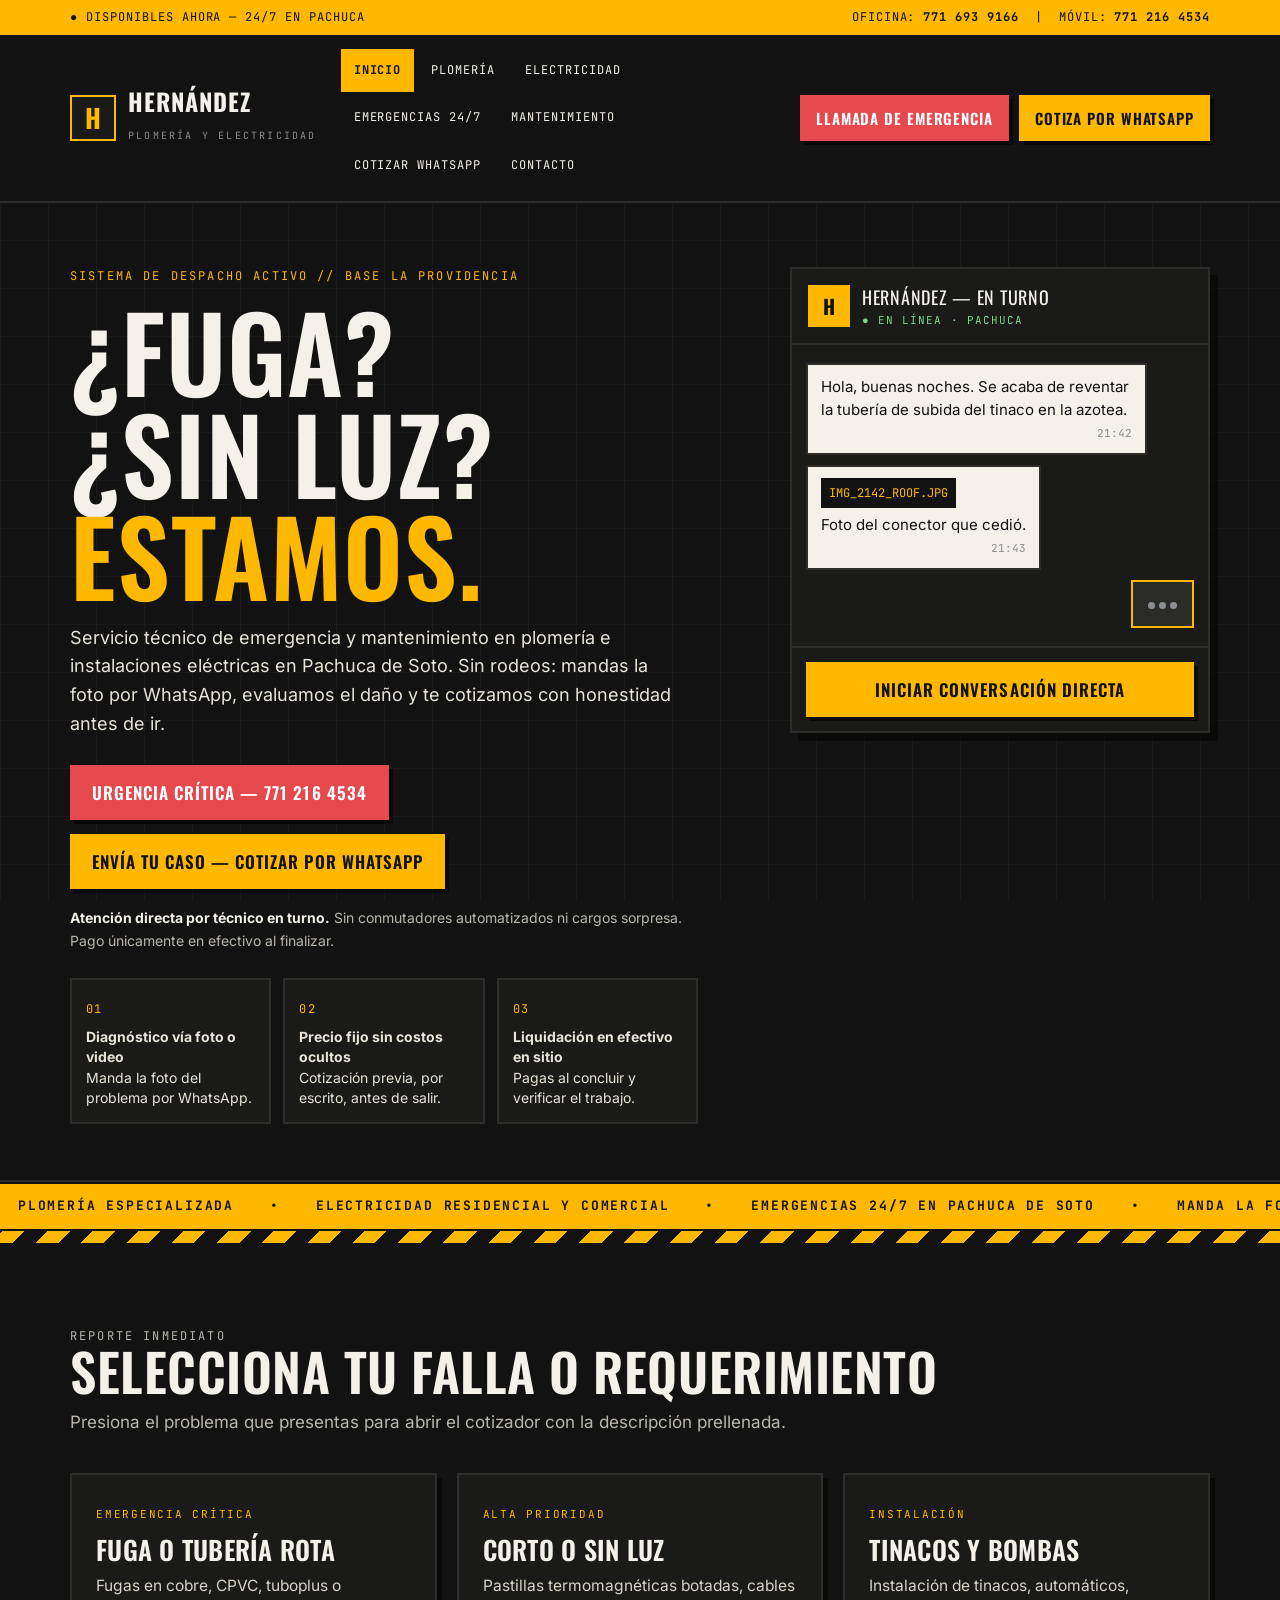
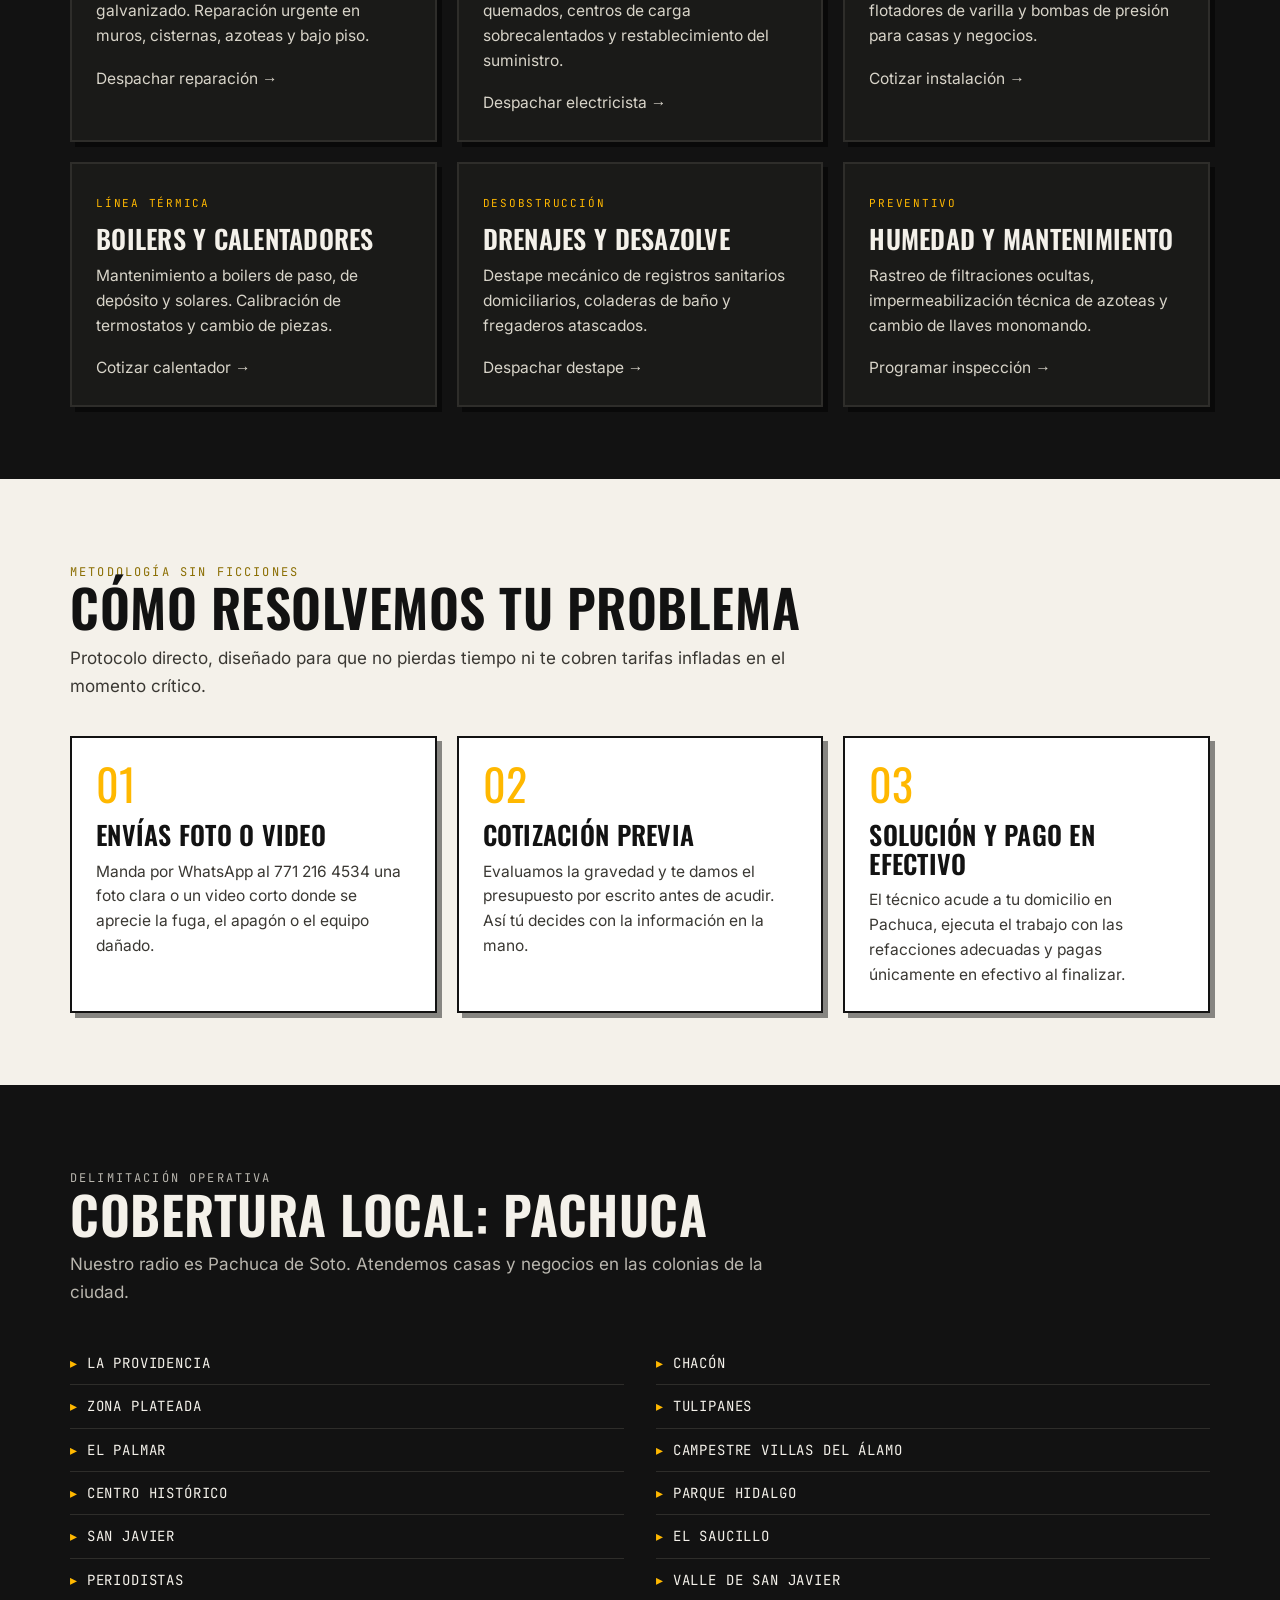
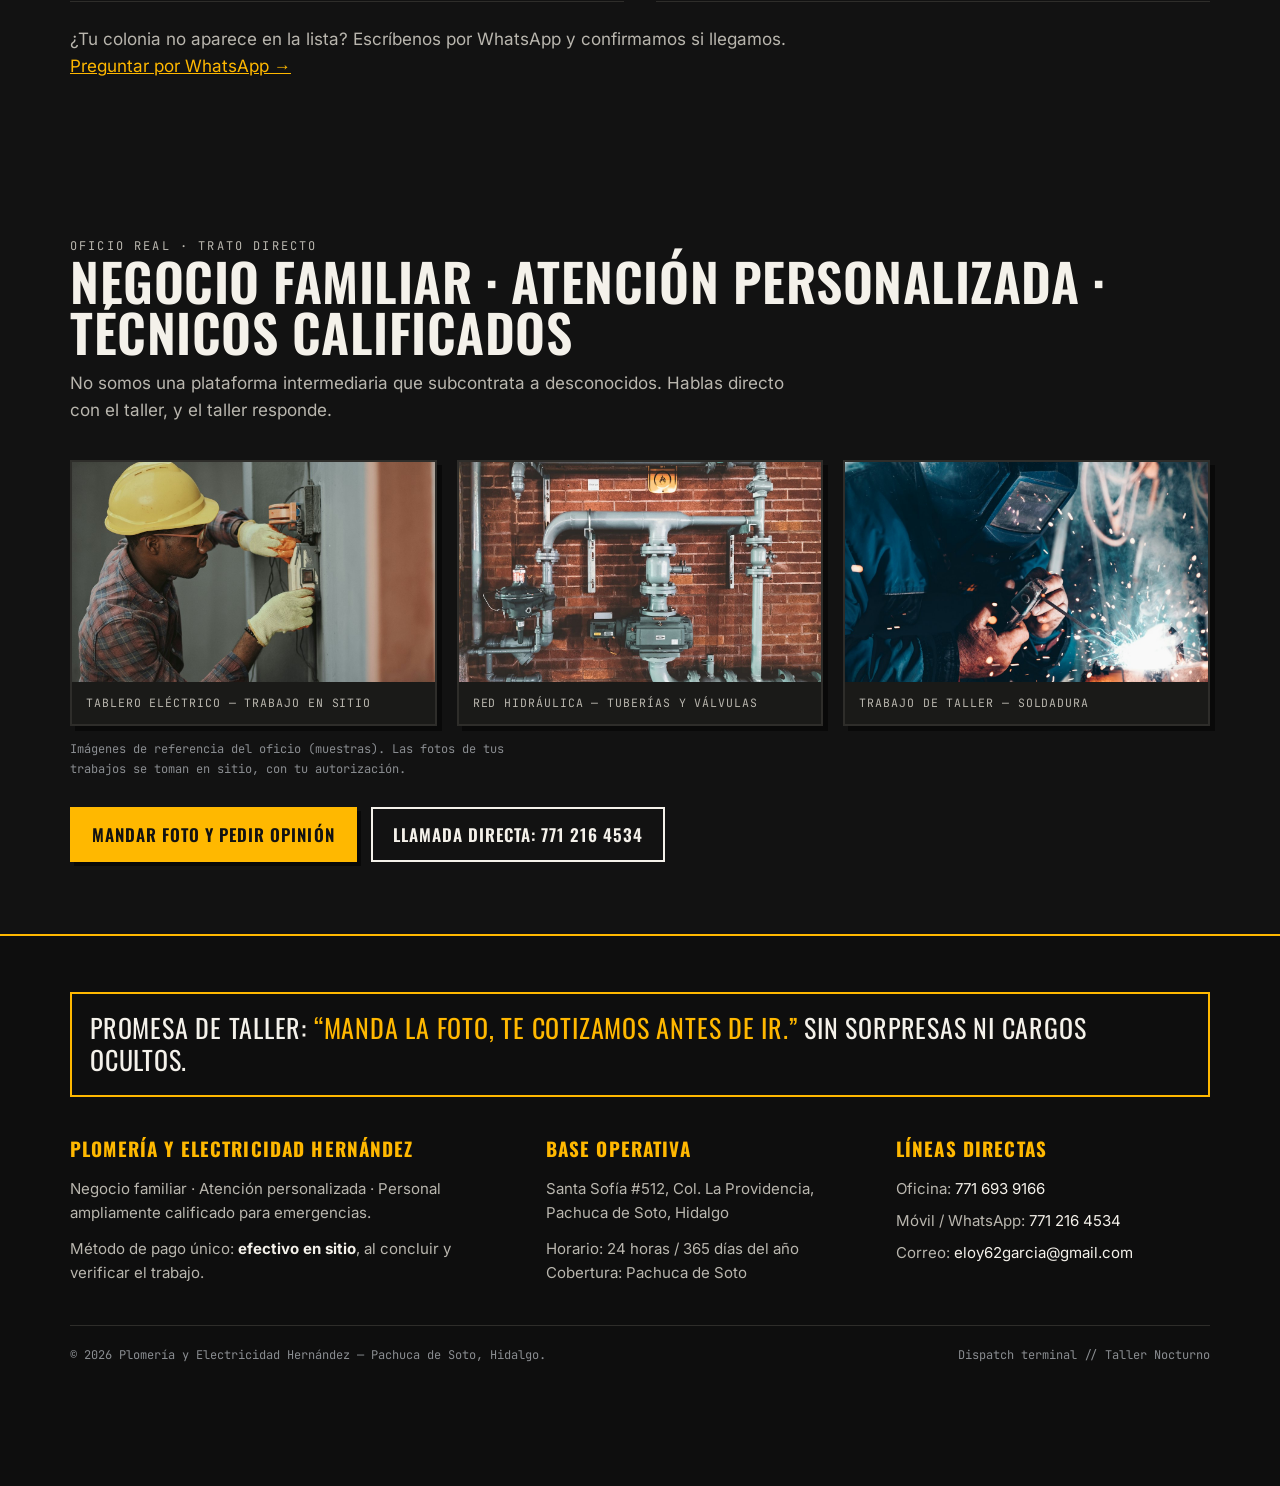
<file: index.html>
<!DOCTYPE html>
<html lang="es-MX">
<head>
<meta charset="utf-8">
<meta name="viewport" content="width=device-width, initial-scale=1">
<title>Inicio — Plomería y Electricidad Hernández | Pachuca</title>
<meta name="description" content="Plomería y electricidad 24/7 en Pachuca de Soto. Manda la foto por WhatsApp y te cotizamos antes de ir. Pago en efectivo al finalizar.">
<meta property="og:title" content="Inicio — Plomería y Electricidad Hernández">
<meta property="og:description" content="Plomería y electricidad 24/7 en Pachuca de Soto. Manda la foto por WhatsApp y te cotizamos antes de ir. Pago en efectivo al finalizar.">
<meta property="og:type" content="website">
<link rel="stylesheet" href="assets/css/style.css">
</head>
<body>
<a class="skip" href="#contenido">Saltar al contenido</a>
<div class="topbar"><div class="wrap">
<span><span class="dot">●</span> DISPONIBLES AHORA — 24/7 EN PACHUCA</span>
<span class="right">OFICINA: <a href="tel:+527716939166">771 693 9166</a> &nbsp;|&nbsp; MÓVIL: <a href="tel:+527712164534">771 216 4534</a></span>
</div></div>
<header class="site-head"><div class="wrap">
<a class="logo" href="index.html" aria-label="Plomería y Electricidad Hernández — Inicio">
<span class="logo-mark">H</span>
<span><span class="logo-name">Hernández</span><br><span class="logo-sub">Plomería y Electricidad</span></span></a>
<button class="nav-toggle" aria-expanded="false" aria-controls="mainnav">MENÚ ☰</button>
<nav class="mainnav" id="mainnav" aria-label="Navegación principal"><ul><li><a href="index.html" aria-current="page">Inicio</a></li><li><a href="plomeria.html">Plomería</a></li><li><a href="electricidad.html">Electricidad</a></li><li><a href="emergencias.html">Emergencias 24/7</a></li><li><a href="mantenimiento.html">Mantenimiento</a></li><li><a href="cotizar.html">Cotizar WhatsApp</a></li><li><a href="contacto.html">Contacto</a></li></ul></nav>
<div class="head-cta">
<a class="btn btn-red btn-sm" href="tel:+527712164534">Llamada de emergencia</a>
<a class="btn btn-yellow btn-sm" href="cotizar.html">Cotiza por WhatsApp</a>
</div></div></header>
<main id="contenido">

<section class="hero"><div class="wrap"><div class="hero-grid">
<div>
<p class="eyebrow">Sistema de despacho activo // Base La Providencia</p>
<h1>¿Fuga?<br>¿Sin luz?<br><span class="yl">Estamos.</span></h1>
<p class="lede">Servicio técnico de emergencia y mantenimiento en plomería e instalaciones eléctricas en Pachuca de Soto. Sin rodeos: mandas la foto por WhatsApp, evaluamos el daño y te cotizamos con honestidad antes de ir.</p>
<div class="hero-ctas">
<a class="btn btn-red" href="tel:+527712164534">Urgencia crítica — 771 216 4534</a>
<a class="btn btn-yellow" href="cotizar.html">Envía tu caso — Cotizar por WhatsApp</a>
</div>
<p class="trustline"><b>Atención directa por técnico en turno.</b> Sin conmutadores automatizados ni cargos sorpresa. Pago únicamente en efectivo al finalizar.</p>
<div class="mini-steps">
<div><span class="n">01</span><p><b>Diagnóstico vía foto o video</b><br>Manda la foto del problema por WhatsApp.</p></div>
<div><span class="n">02</span><p><b>Precio fijo sin costos ocultos</b><br>Cotización previa, por escrito, antes de salir.</p></div>
<div><span class="n">03</span><p><b>Liquidación en efectivo en sitio</b><br>Pagas al concluir y verificar el trabajo.</p></div>
</div>
</div>
<div>
<div class="chat" id="chat-mock" data-messages='[{"kind": "in", "text": "Hola, buenas noches. Se acaba de reventar la tubería de subida del tinaco en la azotea.", "time": "21:42"}, {"kind": "in", "photo": "IMG_2142_ROOF.JPG", "text": "Foto del conector que cedió.", "time": "21:43"}, {"kind": "out", "text": "Buenas noches. Primero cierre la llave de paso del medidor. Ya vimos el conector que cedió. Indíquenos su colonia aquí en Pachuca y le enviamos presupuesto cerrado de inmediato.", "time": "21:44"}, {"kind": "sys", "text": "RESPUESTA TÉCNICA DIRECTA — SIN CONMUTADORES", "time": ""}]'>
<div class="chat-head"><span class="chat-av">H</span><div><div class="nm">Hernández — en turno</div><div class="st">● EN LÍNEA · PACHUCA</div></div></div>
<div class="chat-body"></div>
<div class="chat-foot"><a class="btn btn-yellow" href="https://wa.me/527712164534">Iniciar conversación directa</a></div>
</div>
</div>
</div></div></section>
<div class="ticker" aria-hidden="true"><div class="ticker-track">
<span>Plomería especializada</span><span>•</span><span>Electricidad residencial y comercial</span><span>•</span><span>Emergencias 24/7 en Pachuca de Soto</span><span>•</span><span>Manda la foto y te cotizamos</span><span>•</span><span>Pago en efectivo al finalizar</span><span>•</span><span>Atención directa por técnicos</span><span>•</span>
<span>Plomería especializada</span><span>•</span><span>Electricidad residencial y comercial</span><span>•</span><span>Emergencias 24/7 en Pachuca de Soto</span><span>•</span><span>Manda la foto y te cotizamos</span><span>•</span><span>Pago en efectivo al finalizar</span><span>•</span><span>Atención directa por técnicos</span><span>•</span>
</div></div>
<div class="hazard" aria-hidden="true"></div>
<section><div class="wrap">
<div class="sec-head"><p class="eyebrow">Reporte inmediato</p><h2>Selecciona tu falla o requerimiento</h2>
<p>Presiona el problema que presentas para abrir el cotizador con la descripción prellenada.</p></div>
<div class="grid3">
<a class="card pick-tile" data-falla="fuga" href="cotizar.html?falla=fuga"><span class="tag">Emergencia crítica</span><h3>Fuga o tubería rota</h3><p>Fugas en cobre, CPVC, tuboplus o galvanizado. Reparación urgente en muros, cisternas, azoteas y bajo piso.</p><p class="cta"><span>Despachar reparación →</span></p></a>
<a class="card pick-tile" data-falla="corto" href="cotizar.html?falla=corto"><span class="tag">Alta prioridad</span><h3>Corto o sin luz</h3><p>Pastillas termomagnéticas botadas, cables quemados, centros de carga sobrecalentados y restablecimiento del suministro.</p><p class="cta"><span>Despachar electricista →</span></p></a>
<a class="card pick-tile" data-falla="tinaco" href="cotizar.html?falla=tinaco"><span class="tag">Instalación</span><h3>Tinacos y bombas</h3><p>Instalación de tinacos, automáticos, flotadores de varilla y bombas de presión para casas y negocios.</p><p class="cta"><span>Cotizar instalación →</span></p></a>
<a class="card pick-tile" data-falla="boiler" href="cotizar.html?falla=boiler"><span class="tag">Línea térmica</span><h3>Boilers y calentadores</h3><p>Mantenimiento a boilers de paso, de depósito y solares. Calibración de termostatos y cambio de piezas.</p><p class="cta"><span>Cotizar calentador →</span></p></a>
<a class="card pick-tile" data-falla="drenaje" href="cotizar.html?falla=drenaje"><span class="tag">Desobstrucción</span><h3>Drenajes y desazolve</h3><p>Destape mecánico de registros sanitarios domiciliarios, coladeras de baño y fregaderos atascados.</p><p class="cta"><span>Despachar destape →</span></p></a>
<a class="card pick-tile" data-falla="mantenimiento" href="cotizar.html?falla=mantenimiento"><span class="tag">Preventivo</span><h3>Humedad y mantenimiento</h3><p>Rastreo de filtraciones ocultas, impermeabilización técnica de azoteas y cambio de llaves monomando.</p><p class="cta"><span>Programar inspección →</span></p></a>
</div></div></section>
<section class="band-light"><div class="wrap">
<div class="sec-head"><p class="eyebrow">Metodología sin ficciones</p><h2>Cómo resolvemos tu problema</h2>
<p>Protocolo directo, diseñado para que no pierdas tiempo ni te cobren tarifas infladas en el momento crítico.</p></div>
<div class="grid3">
<div class="card"><span class="step-num">01</span><h3>Envías foto o video</h3><p>Manda por WhatsApp al 771 216 4534 una foto clara o un video corto donde se aprecie la fuga, el apagón o el equipo dañado.</p></div>
<div class="card"><span class="step-num">02</span><h3>Cotización previa</h3><p>Evaluamos la gravedad y te damos el presupuesto por escrito antes de acudir. Así tú decides con la información en la mano.</p></div>
<div class="card"><span class="step-num">03</span><h3>Solución y pago en efectivo</h3><p>El técnico acude a tu domicilio en Pachuca, ejecuta el trabajo con las refacciones adecuadas y pagas únicamente en efectivo al finalizar.</p></div>
</div></div></section>
<section><div class="wrap">
<div class="sec-head"><p class="eyebrow">Delimitación operativa</p><h2>Cobertura local: Pachuca</h2>
<p>Nuestro radio es Pachuca de Soto. Atendemos casas y negocios en las colonias de la ciudad.</p></div>
<ul class="cover-list">
<li>La Providencia</li><li>Zona Plateada</li><li>El Palmar</li><li>Centro Histórico</li>
<li>San Javier</li><li>Periodistas</li><li>Chacón</li><li>Tulipanes</li>
<li>Campestre Villas del Álamo</li><li>Parque Hidalgo</li><li>El Saucillo</li><li>Valle de San Javier</li>
</ul>
<p style="margin-top:24px;color:var(--muted)">¿Tu colonia no aparece en la lista? Escríbenos por WhatsApp y confirmamos si llegamos. <a href="https://wa.me/527712164534" style="color:var(--yellow)">Preguntar por WhatsApp →</a></p>
</div></section>
<section><div class="wrap">
<div class="sec-head"><p class="eyebrow">Oficio real · Trato directo</p><h2>Negocio familiar · Atención personalizada · Técnicos calificados</h2>
<p>No somos una plataforma intermediaria que subcontrata a desconocidos. Hablas directo con el taller, y el taller responde.</p></div>
<div class="gal">
<figure><img src="assets/img/electricista-tablero.jpg" alt="Técnico trabajando en un tablero eléctrico con casco y guantes" loading="lazy"><figcaption>Tablero eléctrico — trabajo en sitio</figcaption></figure>
<figure><img src="assets/img/tuberias-industriales.jpg" alt="Red de tuberías y válvulas industriales en muro de ladrillo" loading="lazy"><figcaption>Red hidráulica — tuberías y válvulas</figcaption></figure>
<figure><img src="assets/img/soldador.jpg" alt="Soldador con careta trabajando con chispas" loading="lazy"><figcaption>Trabajo de taller — soldadura</figcaption></figure>
</div>
<p class="sample-note">Imágenes de referencia del oficio (muestras). Las fotos de tus trabajos se toman en sitio, con tu autorización.</p>
<div style="margin-top:28px;display:flex;gap:14px;flex-wrap:wrap">
<a class="btn btn-yellow" href="cotizar.html">Mandar foto y pedir opinión</a>
<a class="btn btn-ghost" href="tel:+527712164534">Llamada directa: 771 216 4534</a>
</div>
</div></section>
</main>
<footer><div class="wrap">
<div class="promise">Promesa de taller: <span>“Manda la foto, te cotizamos antes de ir.”</span> Sin sorpresas ni cargos ocultos.</div>
<div class="foot-grid">
<div><h4>Plomería y Electricidad Hernández</h4>
<p>Negocio familiar · Atención personalizada · Personal ampliamente calificado para emergencias.</p>
<p style="margin-top:12px">Método de pago único: <b style="color:#F4F1EA">efectivo en sitio</b>, al concluir y verificar el trabajo.</p></div>
<div><h4>Base operativa</h4>
<p>Santa Sofía #512, Col. La Providencia, Pachuca de Soto, Hidalgo</p>
<p style="margin-top:12px">Horario: 24 horas / 365 días del año</p>
<p>Cobertura: Pachuca de Soto</p></div>
<div><h4>Líneas directas</h4>
<ul>
<li>Oficina: <a href="tel:+527716939166">771 693 9166</a></li>
<li>Móvil / WhatsApp: <a href="tel:+527712164534">771 216 4534</a></li>
<li>Correo: <a href="mailto:eloy62garcia@gmail.com">eloy62garcia@gmail.com</a></li>
</ul></div></div>
<div class="foot-bottom"><span>© <span id="year"></span> Plomería y Electricidad Hernández — Pachuca de Soto, Hidalgo.</span><span>Dispatch terminal // Taller Nocturno</span></div>
</div></footer>
<div class="stickybar" role="navigation" aria-label="Acciones rápidas">
<a class="call" href="tel:+527712164534">Llamar ahora</a>
<a class="wa" href="https://wa.me/527712164534">Cotizar WhatsApp</a>
</div>
<script src="assets/js/main.js"></script>
</body>
</html>
</file>
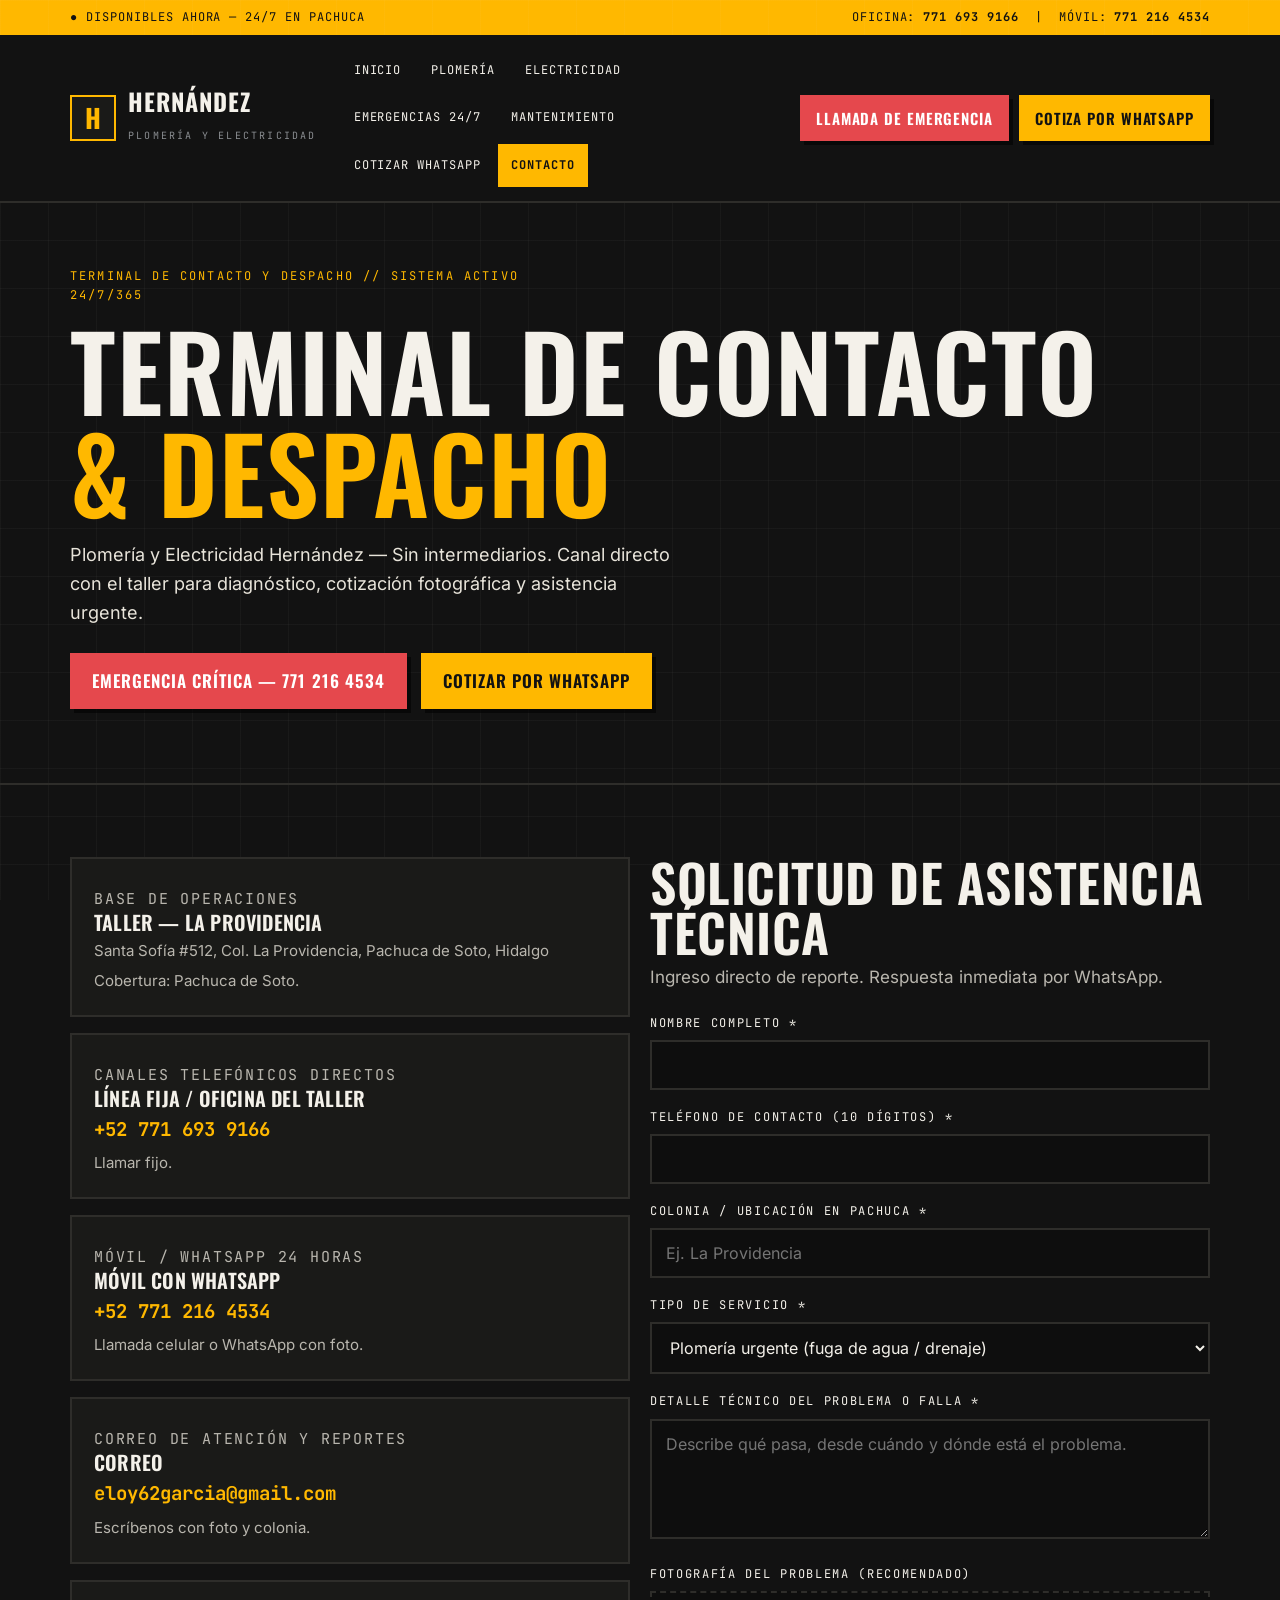
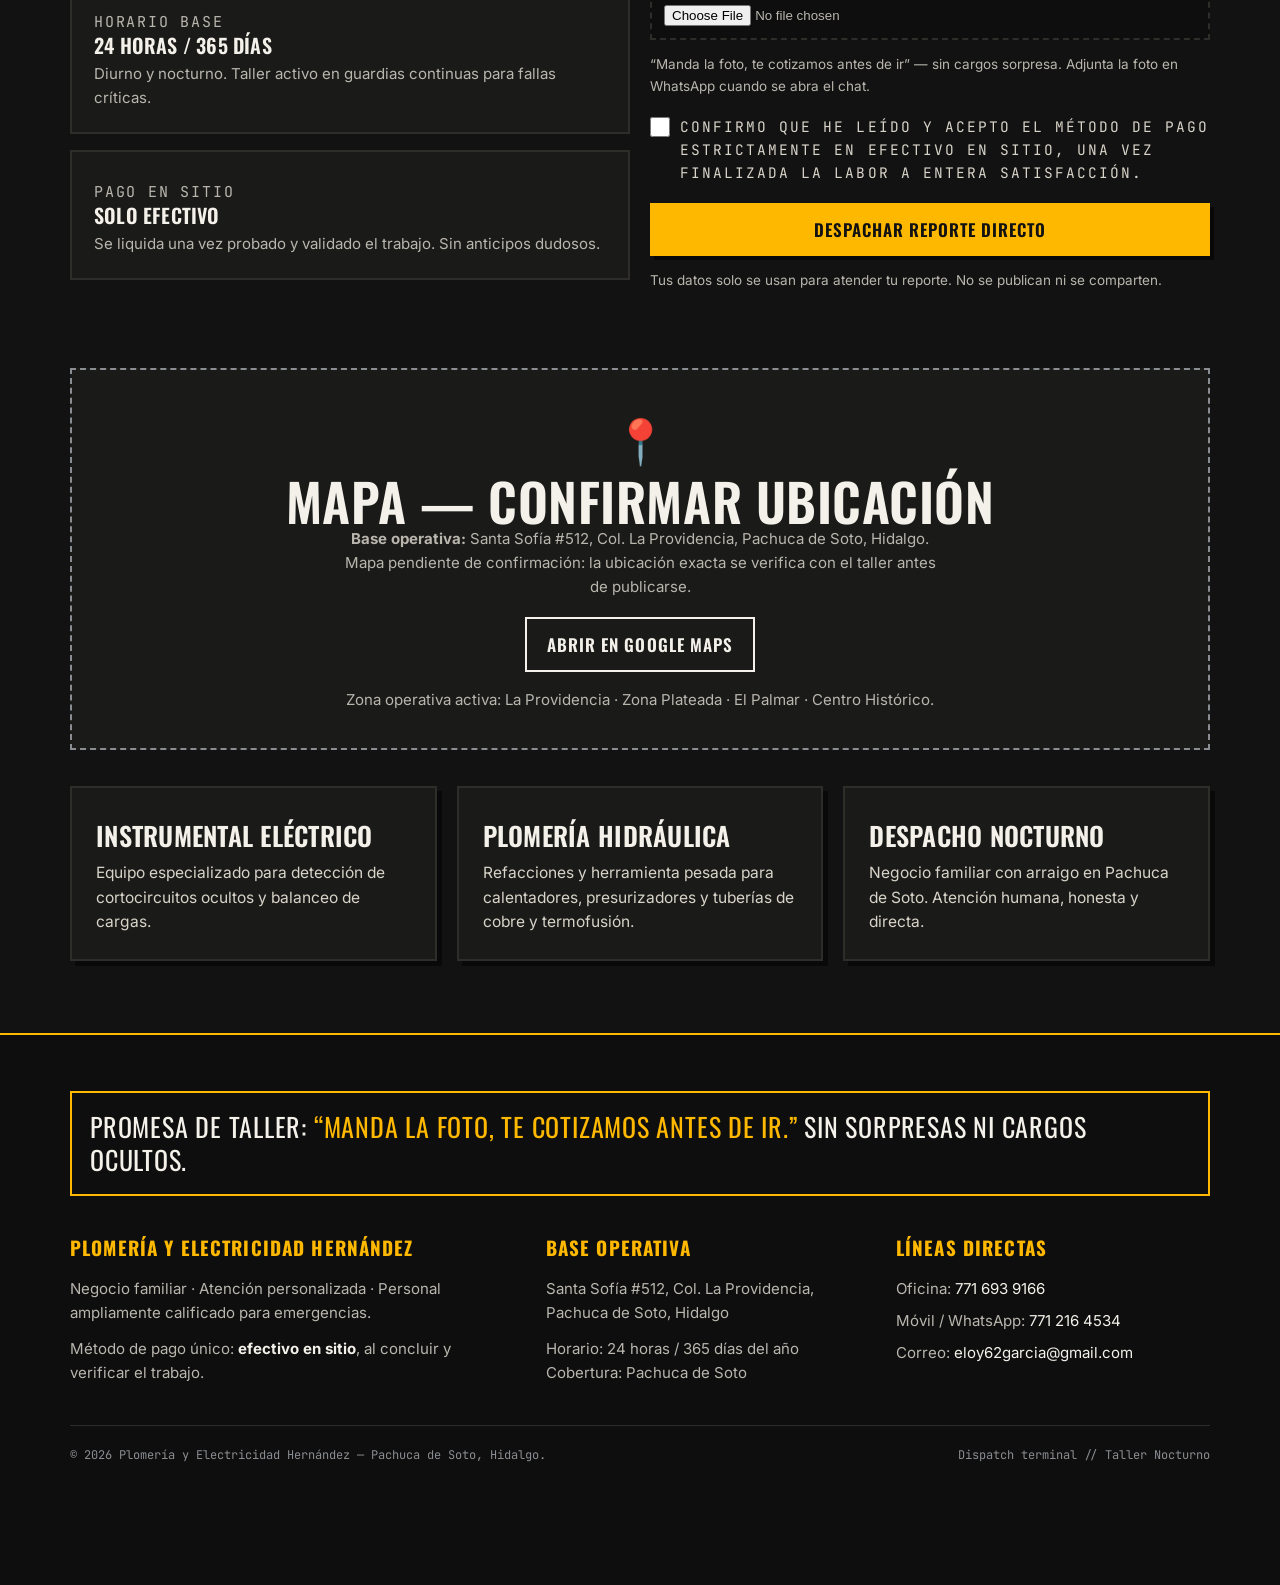
<file: contacto.html>
<!DOCTYPE html>
<html lang="es-MX">
<head>
<meta charset="utf-8">
<meta name="viewport" content="width=device-width, initial-scale=1">
<title>Contacto — Plomería y Electricidad Hernández | Pachuca</title>
<meta name="description" content="Contacto directo con Plomería y Electricidad Hernández en Pachuca: teléfonos, correo, dirección y solicitud de asistencia técnica.">
<meta property="og:title" content="Contacto — Plomería y Electricidad Hernández">
<meta property="og:description" content="Contacto directo con Plomería y Electricidad Hernández en Pachuca: teléfonos, correo, dirección y solicitud de asistencia técnica.">
<meta property="og:type" content="website">
<link rel="stylesheet" href="assets/css/style.css">
</head>
<body>
<a class="skip" href="#contenido">Saltar al contenido</a>
<div class="topbar"><div class="wrap">
<span><span class="dot">●</span> DISPONIBLES AHORA — 24/7 EN PACHUCA</span>
<span class="right">OFICINA: <a href="tel:+527716939166">771 693 9166</a> &nbsp;|&nbsp; MÓVIL: <a href="tel:+527712164534">771 216 4534</a></span>
</div></div>
<header class="site-head"><div class="wrap">
<a class="logo" href="index.html" aria-label="Plomería y Electricidad Hernández — Inicio">
<span class="logo-mark">H</span>
<span><span class="logo-name">Hernández</span><br><span class="logo-sub">Plomería y Electricidad</span></span></a>
<button class="nav-toggle" aria-expanded="false" aria-controls="mainnav">MENÚ ☰</button>
<nav class="mainnav" id="mainnav" aria-label="Navegación principal"><ul><li><a href="index.html">Inicio</a></li><li><a href="plomeria.html">Plomería</a></li><li><a href="electricidad.html">Electricidad</a></li><li><a href="emergencias.html">Emergencias 24/7</a></li><li><a href="mantenimiento.html">Mantenimiento</a></li><li><a href="cotizar.html">Cotizar WhatsApp</a></li><li><a href="contacto.html" aria-current="page">Contacto</a></li></ul></nav>
<div class="head-cta">
<a class="btn btn-red btn-sm" href="tel:+527712164534">Llamada de emergencia</a>
<a class="btn btn-yellow btn-sm" href="cotizar.html">Cotiza por WhatsApp</a>
</div></div></header>
<main id="contenido">

<section class="hero"><div class="wrap">
<p class="eyebrow">Terminal de contacto y despacho // Sistema activo 24/7/365</p>
<h1>Terminal de contacto<br><span class="yl">&amp; despacho</span></h1>
<p class="lede">Plomería y Electricidad Hernández — Sin intermediarios. Canal directo con el taller para diagnóstico, cotización fotográfica y asistencia urgente.</p>
<div class="hero-ctas">
<a class="btn btn-red" href="tel:+527712164534">Emergencia crítica — 771 216 4534</a>
<a class="btn btn-yellow" href="cotizar.html">Cotizar por WhatsApp</a>
</div></div></section>
<section><div class="wrap"><div class="contact-grid">
<div>
<div class="chan"><p class="kv">Base de operaciones</p><h3>Taller — La Providencia</h3>
<p>Santa Sofía #512, Col. La Providencia, Pachuca de Soto, Hidalgo</p><p>Cobertura: Pachuca de Soto.</p></div>
<div class="chan"><p class="kv">Canales telefónicos directos</p><h3>Línea fija / Oficina del taller</h3>
<a class="big" href="tel:+527716939166">+52 771 693 9166</a><p>Llamar fijo.</p></div>
<div class="chan"><p class="kv">Móvil / WhatsApp 24 horas</p><h3>Móvil con WhatsApp</h3>
<a class="big" href="tel:+527712164534">+52 771 216 4534</a><p>Llamada celular o WhatsApp con foto.</p></div>
<div class="chan"><p class="kv">Correo de atención y reportes</p><h3>Correo</h3>
<a class="big" href="mailto:eloy62garcia@gmail.com">eloy62garcia@gmail.com</a><p>Escríbenos con foto y colonia.</p></div>
<div class="chan"><p class="kv">Horario base</p><h3>24 horas / 365 días</h3><p>Diurno y nocturno. Taller activo en guardias continuas para fallas críticas.</p></div>
<div class="chan"><p class="kv">Pago en sitio</p><h3>Solo efectivo</h3><p>Se liquida una vez probado y validado el trabajo. Sin anticipos dudosos.</p></div>
</div>
<form data-wa-form aria-label="Solicitud de asistencia técnica">
<h2 style="margin-bottom:6px">Solicitud de asistencia técnica</h2>
<p style="color:var(--muted);margin-bottom:22px">Ingreso directo de reporte. Respuesta inmediata por WhatsApp.</p>
<div class="field"><label for="c-nombre">Nombre completo *</label>
<input type="text" id="c-nombre" name="Nombre" required autocomplete="name"></div>
<div class="field"><label for="c-tel">Teléfono de contacto (10 dígitos) *</label>
<input type="tel" id="c-tel" name="Teléfono" required autocomplete="tel" inputmode="tel" pattern="[0-9 ]{10,15}"></div>
<div class="field"><label for="c-colonia">Colonia / ubicación en Pachuca *</label>
<input type="text" id="c-colonia" name="Colonia" required autocomplete="address-level2" placeholder="Ej. La Providencia"></div>
<div class="field"><label for="c-servicio">Tipo de servicio *</label>
<select id="c-servicio" name="Servicio" required>
<option>Plomería urgente (fuga de agua / drenaje)</option>
<option>Electricidad (cortocircuito / breakers / tableros)</option>
<option>Bomba de agua / presurizador / cisterna</option>
<option>Calentador / boiler (paso, solar o depósito)</option>
<option>Mantenimiento preventivo / cableado general</option>
<option>Otro servicio técnico especializado</option>
</select></div>
<div class="field"><label for="c-detalle">Detalle técnico del problema o falla *</label>
<textarea id="c-detalle" name="Detalle" required placeholder="Describe qué pasa, desde cuándo y dónde está el problema."></textarea></div>
<div class="field"><label for="c-foto">Fotografía del problema (recomendado)</label>
<input type="file" id="c-foto" name="Foto" accept="image/*" style="border:2px dashed var(--line);padding:12px;width:100%;background:#0E0E0E;color:var(--muted)">
<p class="form-note">“Manda la foto, te cotizamos antes de ir” — sin cargos sorpresa. Adjunta la foto en WhatsApp cuando se abra el chat.</p></div>
<div class="field"><label class="check"><input type="checkbox" required> Confirmo que he leído y acepto el método de pago estrictamente en efectivo en sitio, una vez finalizada la labor a entera satisfacción.</label></div>
<button class="btn btn-yellow" type="submit" style="width:100%">Despachar reporte directo</button>
<p class="form-msg" role="status"></p>
<p class="form-note">Tus datos solo se usan para atender tu reporte. No se publican ni se comparten.</p>
</form>
</div></div></section>
<section style="padding-top:0"><div class="wrap">
<div class="mapbox">
<div class="pin" aria-hidden="true">📍</div>
<h2>Mapa — confirmar ubicación</h2>
<p><b>Base operativa:</b> Santa Sofía #512, Col. La Providencia, Pachuca de Soto, Hidalgo.<br>Mapa pendiente de confirmación: la ubicación exacta se verifica con el taller antes de publicarse.</p>
<a class="btn btn-ghost" href="https://www.google.com/maps/search/?api=1&amp;query=Santa+Sof%C3%ADa+512+La+Providencia+Pachuca+de+Soto+Hidalgo" target="_blank" rel="noopener">Abrir en Google Maps</a>
<p class="form-note" style="margin-top:16px">Zona operativa activa: La Providencia · Zona Plateada · El Palmar · Centro Histórico.</p>
</div>
<div class="grid3" style="margin-top:36px">
<div class="card"><h3>Instrumental eléctrico</h3><p>Equipo especializado para detección de cortocircuitos ocultos y balanceo de cargas.</p></div>
<div class="card"><h3>Plomería hidráulica</h3><p>Refacciones y herramienta pesada para calentadores, presurizadores y tuberías de cobre y termofusión.</p></div>
<div class="card"><h3>Despacho nocturno</h3><p>Negocio familiar con arraigo en Pachuca de Soto. Atención humana, honesta y directa.</p></div>
</div>
</div></section>
</main>
<footer><div class="wrap">
<div class="promise">Promesa de taller: <span>“Manda la foto, te cotizamos antes de ir.”</span> Sin sorpresas ni cargos ocultos.</div>
<div class="foot-grid">
<div><h4>Plomería y Electricidad Hernández</h4>
<p>Negocio familiar · Atención personalizada · Personal ampliamente calificado para emergencias.</p>
<p style="margin-top:12px">Método de pago único: <b style="color:#F4F1EA">efectivo en sitio</b>, al concluir y verificar el trabajo.</p></div>
<div><h4>Base operativa</h4>
<p>Santa Sofía #512, Col. La Providencia, Pachuca de Soto, Hidalgo</p>
<p style="margin-top:12px">Horario: 24 horas / 365 días del año</p>
<p>Cobertura: Pachuca de Soto</p></div>
<div><h4>Líneas directas</h4>
<ul>
<li>Oficina: <a href="tel:+527716939166">771 693 9166</a></li>
<li>Móvil / WhatsApp: <a href="tel:+527712164534">771 216 4534</a></li>
<li>Correo: <a href="mailto:eloy62garcia@gmail.com">eloy62garcia@gmail.com</a></li>
</ul></div></div>
<div class="foot-bottom"><span>© <span id="year"></span> Plomería y Electricidad Hernández — Pachuca de Soto, Hidalgo.</span><span>Dispatch terminal // Taller Nocturno</span></div>
</div></footer>
<div class="stickybar" role="navigation" aria-label="Acciones rápidas">
<a class="call" href="tel:+527712164534">Llamar ahora</a>
<a class="wa" href="https://wa.me/527712164534">Cotizar WhatsApp</a>
</div>
<script src="assets/js/main.js"></script>
</body>
</html>
</file>
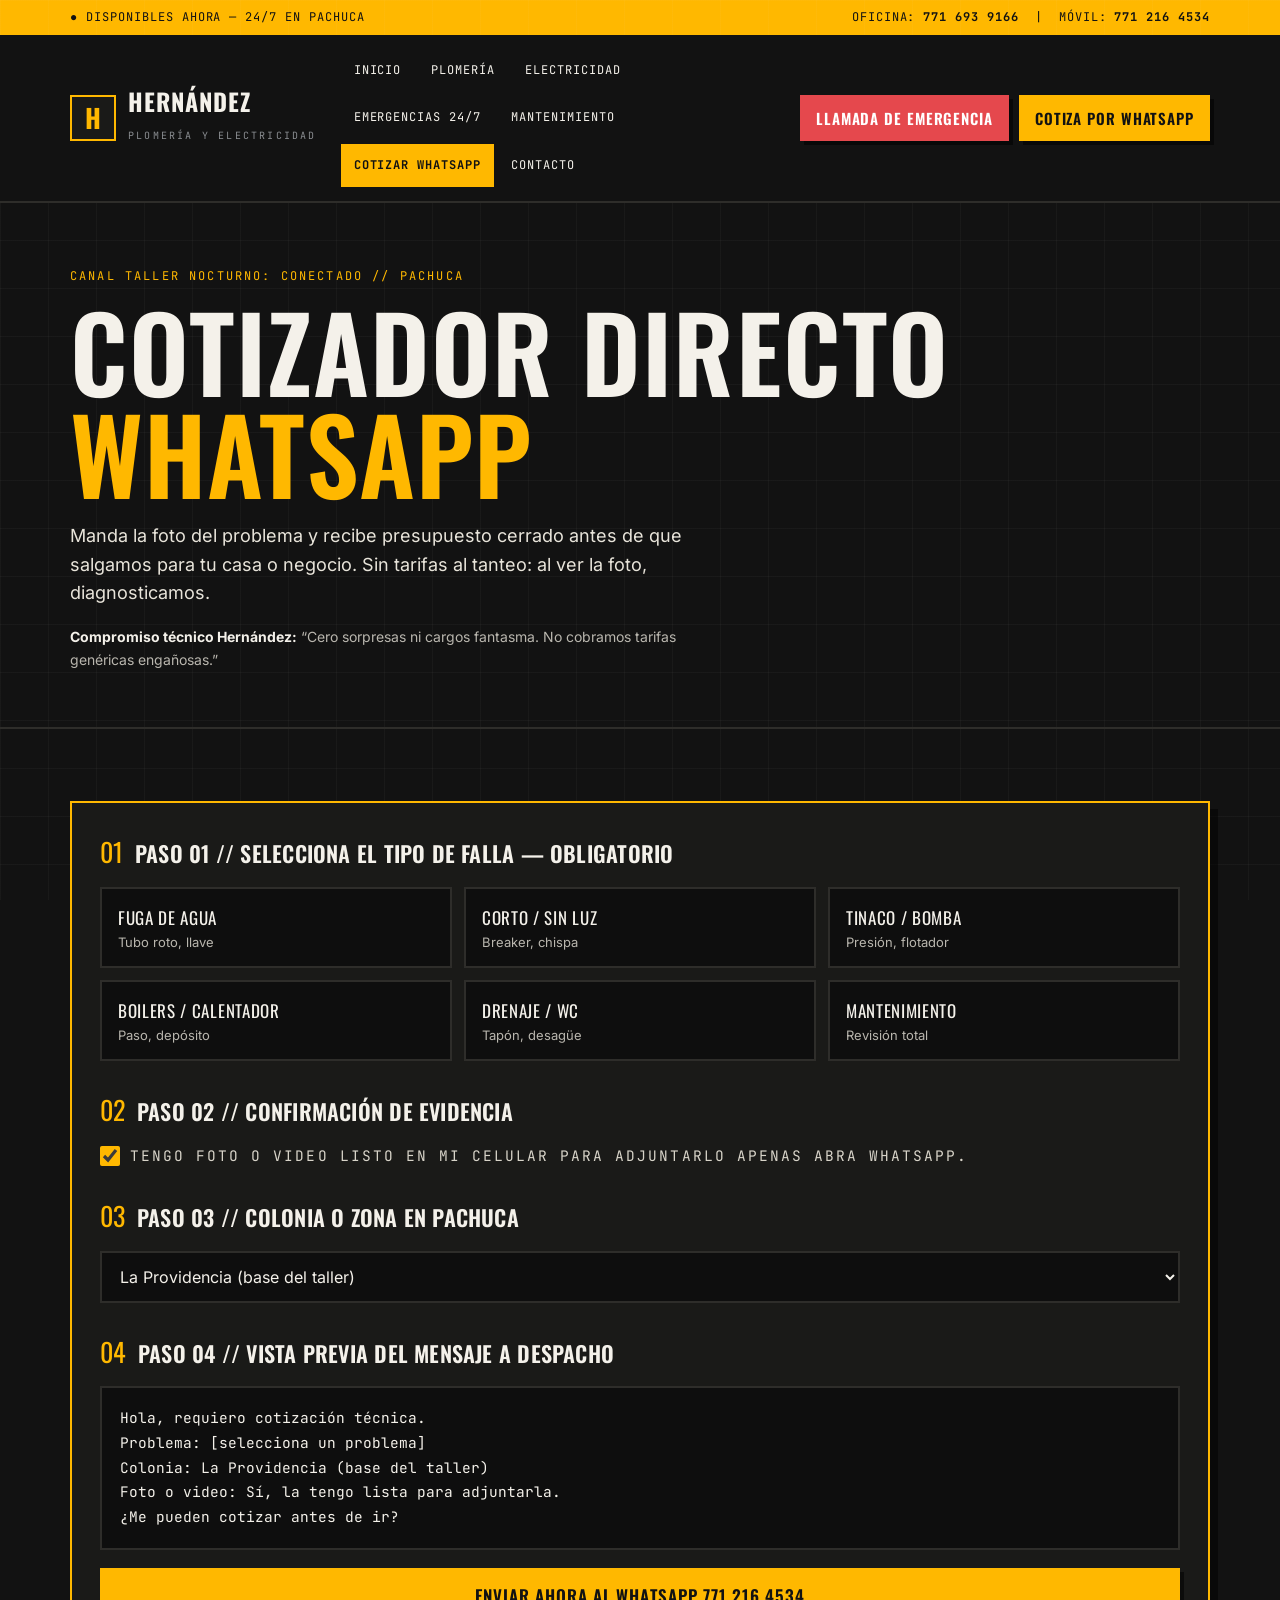
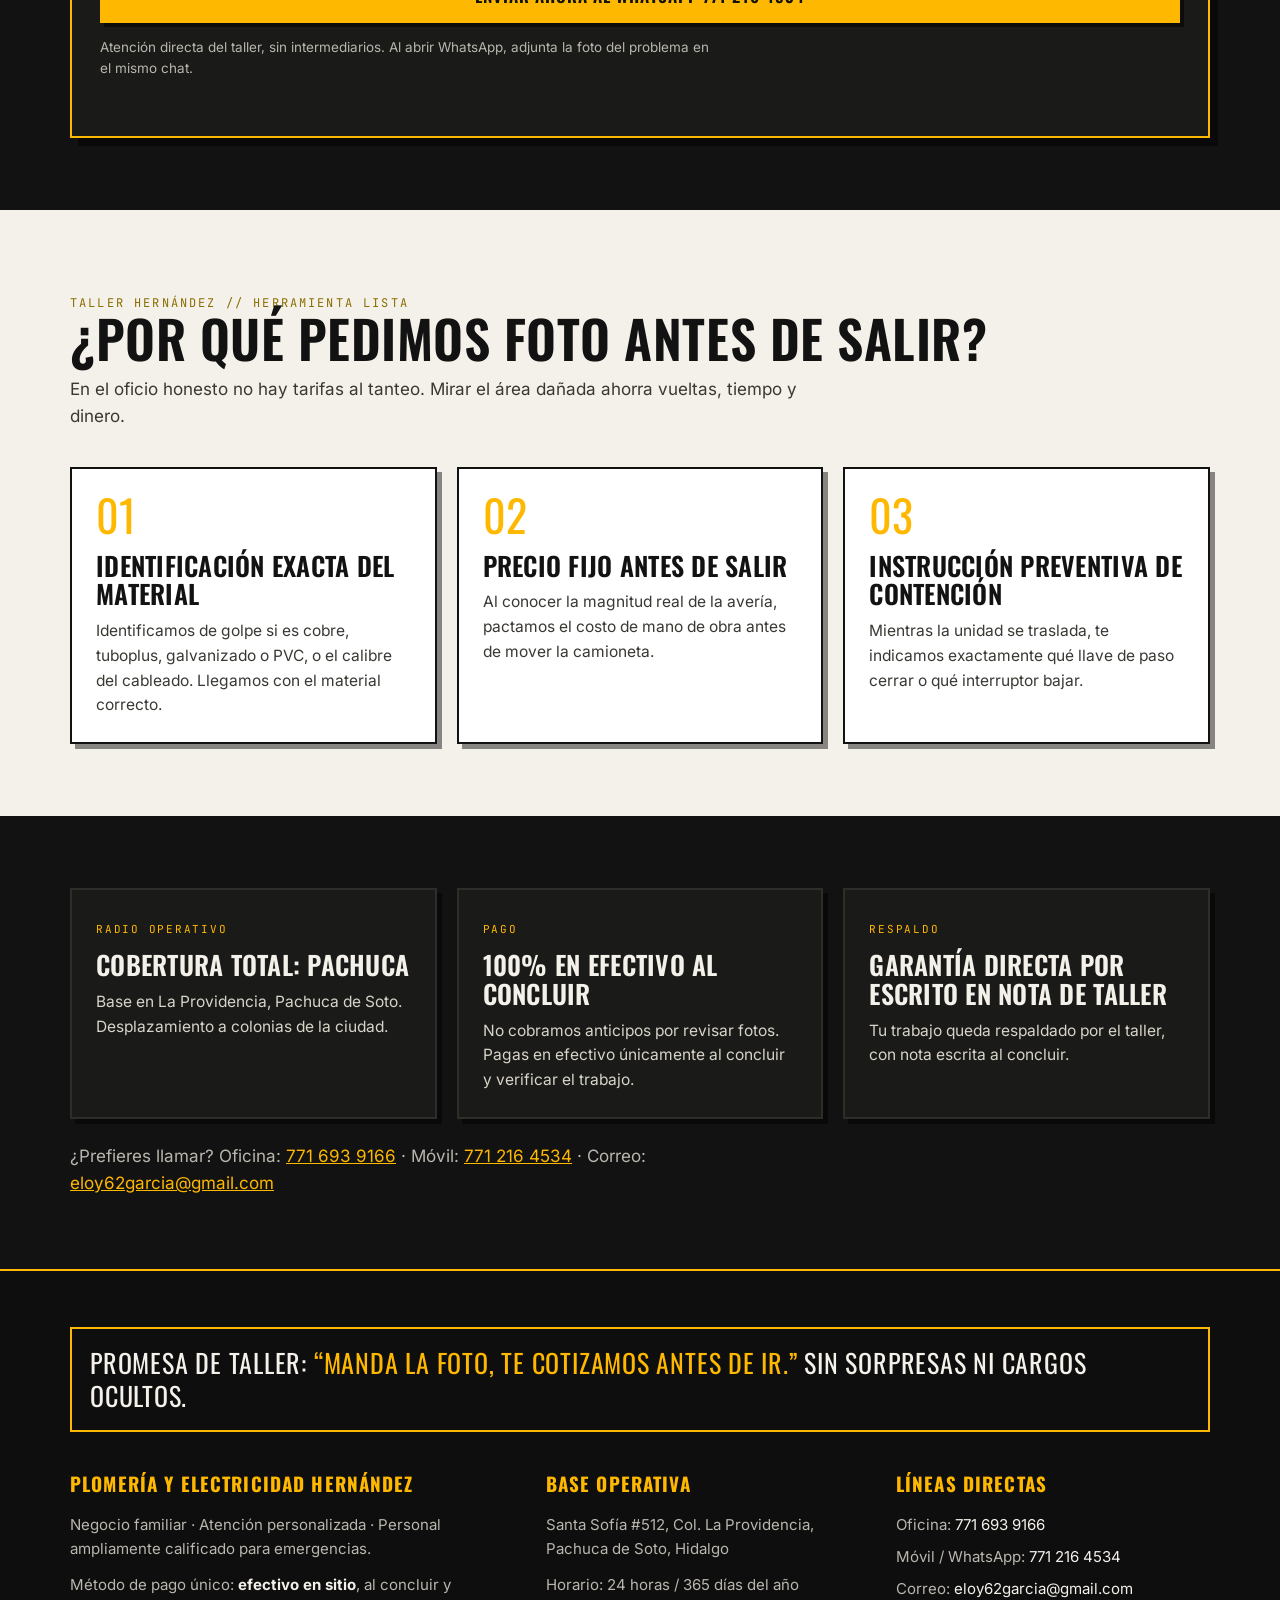
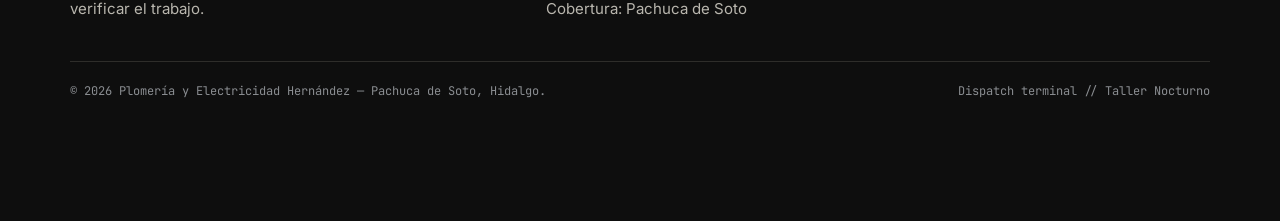
<file: cotizar.html>
<!DOCTYPE html>
<html lang="es-MX">
<head>
<meta charset="utf-8">
<meta name="viewport" content="width=device-width, initial-scale=1">
<title>Cotiza por WhatsApp — Plomería y Electricidad Hernández | Pachuca</title>
<meta name="description" content="Cotizador directo por WhatsApp: elige tu falla, tu colonia y envía el mensaje precargado. Presupuesto antes de ir.">
<meta property="og:title" content="Cotiza por WhatsApp — Plomería y Electricidad Hernández">
<meta property="og:description" content="Cotizador directo por WhatsApp: elige tu falla, tu colonia y envía el mensaje precargado. Presupuesto antes de ir.">
<meta property="og:type" content="website">
<link rel="stylesheet" href="assets/css/style.css">
</head>
<body>
<a class="skip" href="#contenido">Saltar al contenido</a>
<div class="topbar"><div class="wrap">
<span><span class="dot">●</span> DISPONIBLES AHORA — 24/7 EN PACHUCA</span>
<span class="right">OFICINA: <a href="tel:+527716939166">771 693 9166</a> &nbsp;|&nbsp; MÓVIL: <a href="tel:+527712164534">771 216 4534</a></span>
</div></div>
<header class="site-head"><div class="wrap">
<a class="logo" href="index.html" aria-label="Plomería y Electricidad Hernández — Inicio">
<span class="logo-mark">H</span>
<span><span class="logo-name">Hernández</span><br><span class="logo-sub">Plomería y Electricidad</span></span></a>
<button class="nav-toggle" aria-expanded="false" aria-controls="mainnav">MENÚ ☰</button>
<nav class="mainnav" id="mainnav" aria-label="Navegación principal"><ul><li><a href="index.html">Inicio</a></li><li><a href="plomeria.html">Plomería</a></li><li><a href="electricidad.html">Electricidad</a></li><li><a href="emergencias.html">Emergencias 24/7</a></li><li><a href="mantenimiento.html">Mantenimiento</a></li><li><a href="cotizar.html" aria-current="page">Cotizar WhatsApp</a></li><li><a href="contacto.html">Contacto</a></li></ul></nav>
<div class="head-cta">
<a class="btn btn-red btn-sm" href="tel:+527712164534">Llamada de emergencia</a>
<a class="btn btn-yellow btn-sm" href="cotizar.html">Cotiza por WhatsApp</a>
</div></div></header>
<main id="contenido">

<section class="hero"><div class="wrap">
<p class="eyebrow">Canal Taller Nocturno: conectado // Pachuca</p>
<h1>Cotizador directo<br><span class="yl">WhatsApp</span></h1>
<p class="lede">Manda la foto del problema y recibe presupuesto cerrado antes de que salgamos para tu casa o negocio. Sin tarifas al tanteo: al ver la foto, diagnosticamos.</p>
<p class="trustline"><b>Compromiso técnico Hernández:</b> “Cero sorpresas ni cargos fantasma. No cobramos tarifas genéricas engañosas.”</p>
</div></section>
<section><div class="wrap">
<div class="quoter" id="quoter">
<div class="qstep">
<div class="qhead"><span class="qn">01</span><h3>Paso 01 // Selecciona el tipo de falla — obligatorio</h3></div>
<div class="prob-grid" role="group" aria-label="Tipo de falla">
<button type="button" class="prob-btn" data-value="fuga" data-label="Fuga de agua" aria-pressed="false">Fuga de agua<small>Tubo roto, llave</small></button>
<button type="button" class="prob-btn" data-value="corto" data-label="Corto / sin luz" aria-pressed="false">Corto / sin luz<small>Breaker, chispa</small></button>
<button type="button" class="prob-btn" data-value="tinaco" data-label="Tinaco / bomba" aria-pressed="false">Tinaco / bomba<small>Presión, flotador</small></button>
<button type="button" class="prob-btn" data-value="boiler" data-label="Boiler / calentador" aria-pressed="false">Boilers / calentador<small>Paso, depósito</small></button>
<button type="button" class="prob-btn" data-value="drenaje" data-label="Drenaje / WC" aria-pressed="false">Drenaje / WC<small>Tapón, desagüe</small></button>
<button type="button" class="prob-btn" data-value="mantenimiento" data-label="Mantenimiento" aria-pressed="false">Mantenimiento<small>Revisión total</small></button>
</div></div>
<div class="qstep">
<div class="qhead"><span class="qn">02</span><h3>Paso 02 // Confirmación de evidencia</h3></div>
<label class="check"><input type="checkbox" id="q-foto" checked> Tengo foto o video listo en mi celular para adjuntarlo apenas abra WhatsApp.</label>
</div>
<div class="qstep">
<div class="qhead"><span class="qn">03</span><h3>Paso 03 // Colonia o zona en Pachuca</h3></div>
<select id="q-colonia" aria-label="Colonia o zona en Pachuca">
<option>La Providencia (base del taller)</option>
<option>San Javier / Valle de San Javier</option>
<option>Zona Plateada / Camino Real</option>
<option>Pachuca Centro / Periodistas</option>
<option>El Palmar / Parque de Poblamiento</option>
<option>Centro Histórico / Parque Hidalgo</option>
<option>Chacón / Tulipanes</option>
<option>Campestre Villas del Álamo</option>
<option>Otra colonia en Pachuca</option>
</select></div>
<div class="qstep">
<div class="qhead"><span class="qn">04</span><h3>Paso 04 // Vista previa del mensaje a despacho</h3></div>
<div class="preview" id="q-preview" aria-live="polite"></div>
<div style="margin-top:18px"><a class="btn btn-yellow" id="q-send" href="#quoter" style="width:100%">Enviar ahora al WhatsApp 771 216 4534</a></div>
<p class="form-note">Atención directa del taller, sin intermediarios. Al abrir WhatsApp, adjunta la foto del problema en el mismo chat.</p>
</div>
</div></div></section>
<section class="band-light"><div class="wrap">
<div class="sec-head"><p class="eyebrow">Taller Hernández // Herramienta lista</p><h2>¿Por qué pedimos foto antes de salir?</h2>
<p>En el oficio honesto no hay tarifas al tanteo. Mirar el área dañada ahorra vueltas, tiempo y dinero.</p></div>
<div class="grid3">
<div class="card"><span class="step-num">01</span><h3>Identificación exacta del material</h3><p>Identificamos de golpe si es cobre, tuboplus, galvanizado o PVC, o el calibre del cableado. Llegamos con el material correcto.</p></div>
<div class="card"><span class="step-num">02</span><h3>Precio fijo antes de salir</h3><p>Al conocer la magnitud real de la avería, pactamos el costo de mano de obra antes de mover la camioneta.</p></div>
<div class="card"><span class="step-num">03</span><h3>Instrucción preventiva de contención</h3><p>Mientras la unidad se traslada, te indicamos exactamente qué llave de paso cerrar o qué interruptor bajar.</p></div>
</div></div></section>
<section><div class="wrap"><div class="grid3">
<div class="card"><span class="tag">Radio operativo</span><h3>Cobertura total: Pachuca</h3><p>Base en La Providencia, Pachuca de Soto. Desplazamiento a colonias de la ciudad.</p></div>
<div class="card"><span class="tag">Pago</span><h3>100% en efectivo al concluir</h3><p>No cobramos anticipos por revisar fotos. Pagas en efectivo únicamente al concluir y verificar el trabajo.</p></div>
<div class="card"><span class="tag">Respaldo</span><h3>Garantía directa por escrito en nota de taller</h3><p>Tu trabajo queda respaldado por el taller, con nota escrita al concluir.</p></div>
</div>
<p style="margin-top:24px;color:var(--muted)">¿Prefieres llamar? Oficina: <a href="tel:+527716939166" style="color:var(--yellow)">771 693 9166</a> · Móvil: <a href="tel:+527712164534" style="color:var(--yellow)">771 216 4534</a> · Correo: <a href="mailto:eloy62garcia@gmail.com" style="color:var(--yellow)">eloy62garcia@gmail.com</a></p>
</div></section>
</main>
<footer><div class="wrap">
<div class="promise">Promesa de taller: <span>“Manda la foto, te cotizamos antes de ir.”</span> Sin sorpresas ni cargos ocultos.</div>
<div class="foot-grid">
<div><h4>Plomería y Electricidad Hernández</h4>
<p>Negocio familiar · Atención personalizada · Personal ampliamente calificado para emergencias.</p>
<p style="margin-top:12px">Método de pago único: <b style="color:#F4F1EA">efectivo en sitio</b>, al concluir y verificar el trabajo.</p></div>
<div><h4>Base operativa</h4>
<p>Santa Sofía #512, Col. La Providencia, Pachuca de Soto, Hidalgo</p>
<p style="margin-top:12px">Horario: 24 horas / 365 días del año</p>
<p>Cobertura: Pachuca de Soto</p></div>
<div><h4>Líneas directas</h4>
<ul>
<li>Oficina: <a href="tel:+527716939166">771 693 9166</a></li>
<li>Móvil / WhatsApp: <a href="tel:+527712164534">771 216 4534</a></li>
<li>Correo: <a href="mailto:eloy62garcia@gmail.com">eloy62garcia@gmail.com</a></li>
</ul></div></div>
<div class="foot-bottom"><span>© <span id="year"></span> Plomería y Electricidad Hernández — Pachuca de Soto, Hidalgo.</span><span>Dispatch terminal // Taller Nocturno</span></div>
</div></footer>
<div class="stickybar" role="navigation" aria-label="Acciones rápidas">
<a class="call" href="tel:+527712164534">Llamar ahora</a>
<a class="wa" href="https://wa.me/527712164534">Cotizar WhatsApp</a>
</div>
<script src="assets/js/main.js"></script>
</body>
</html>
</file>
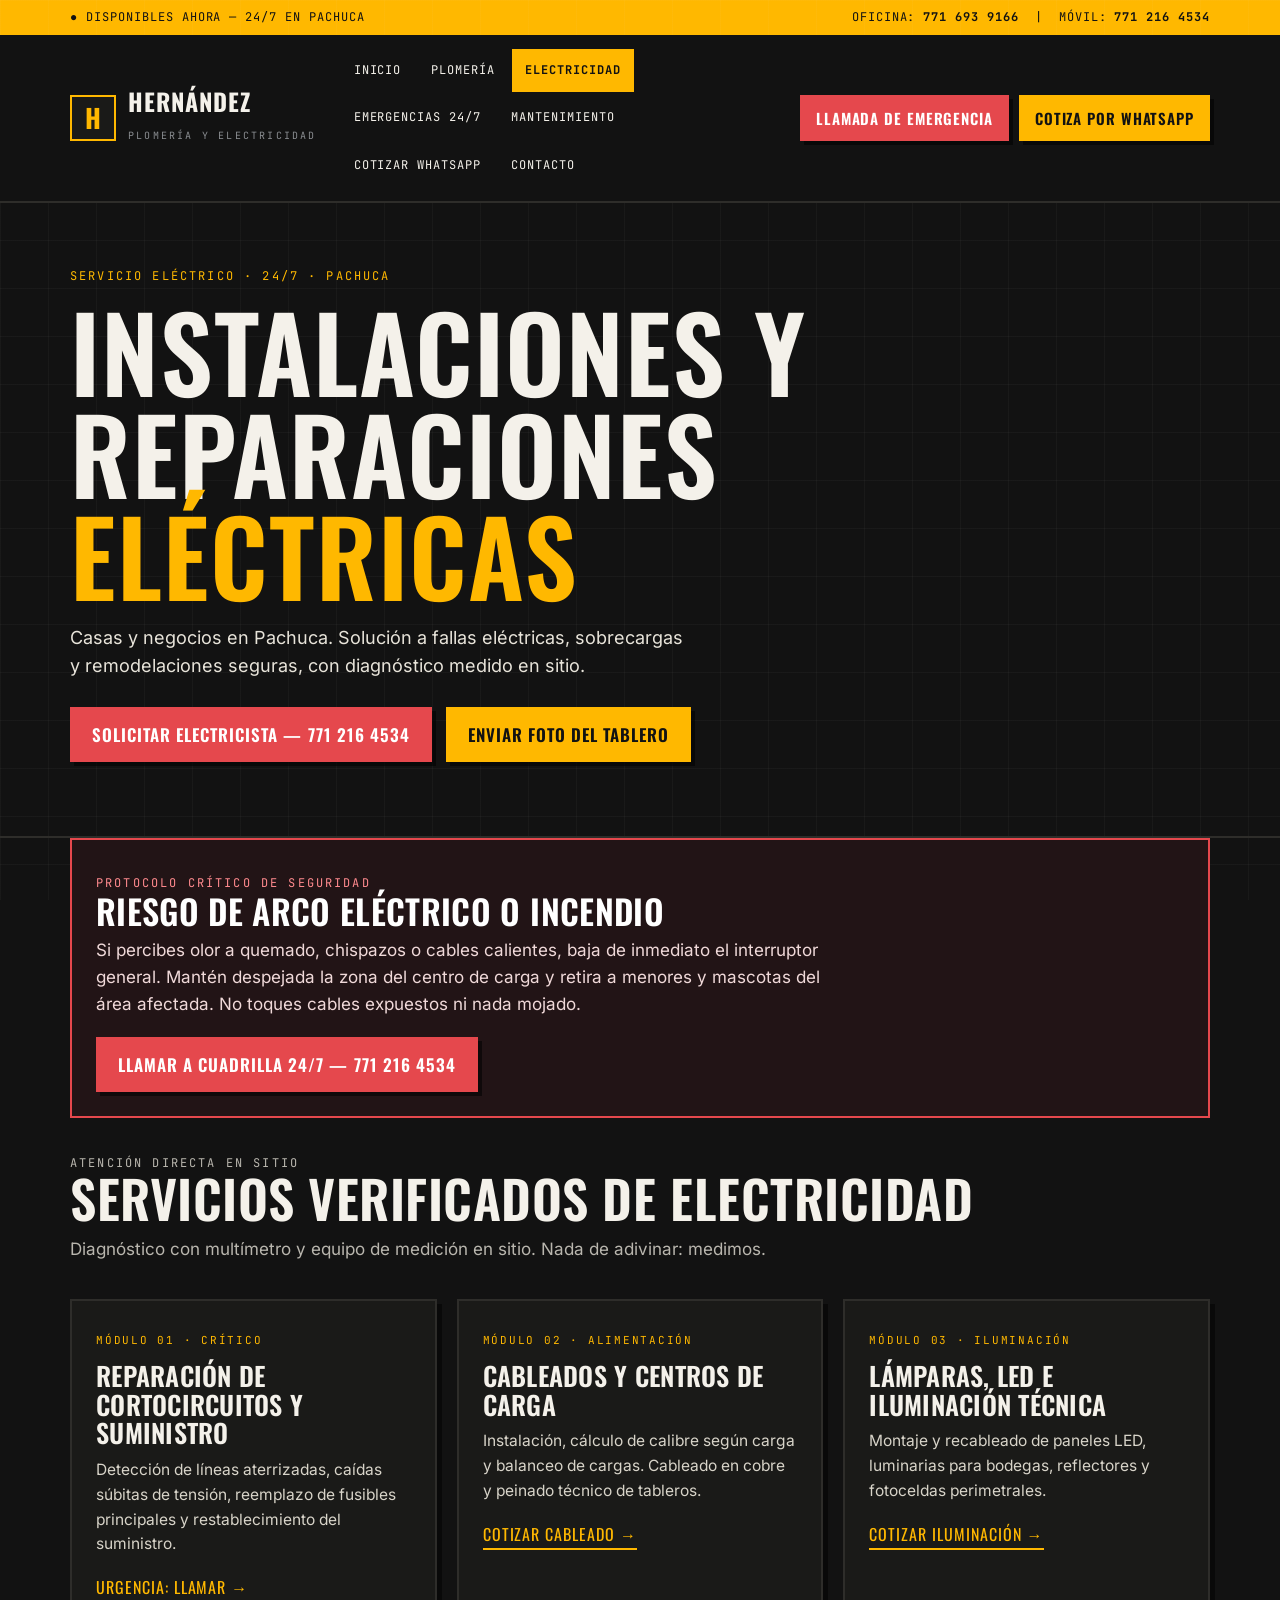
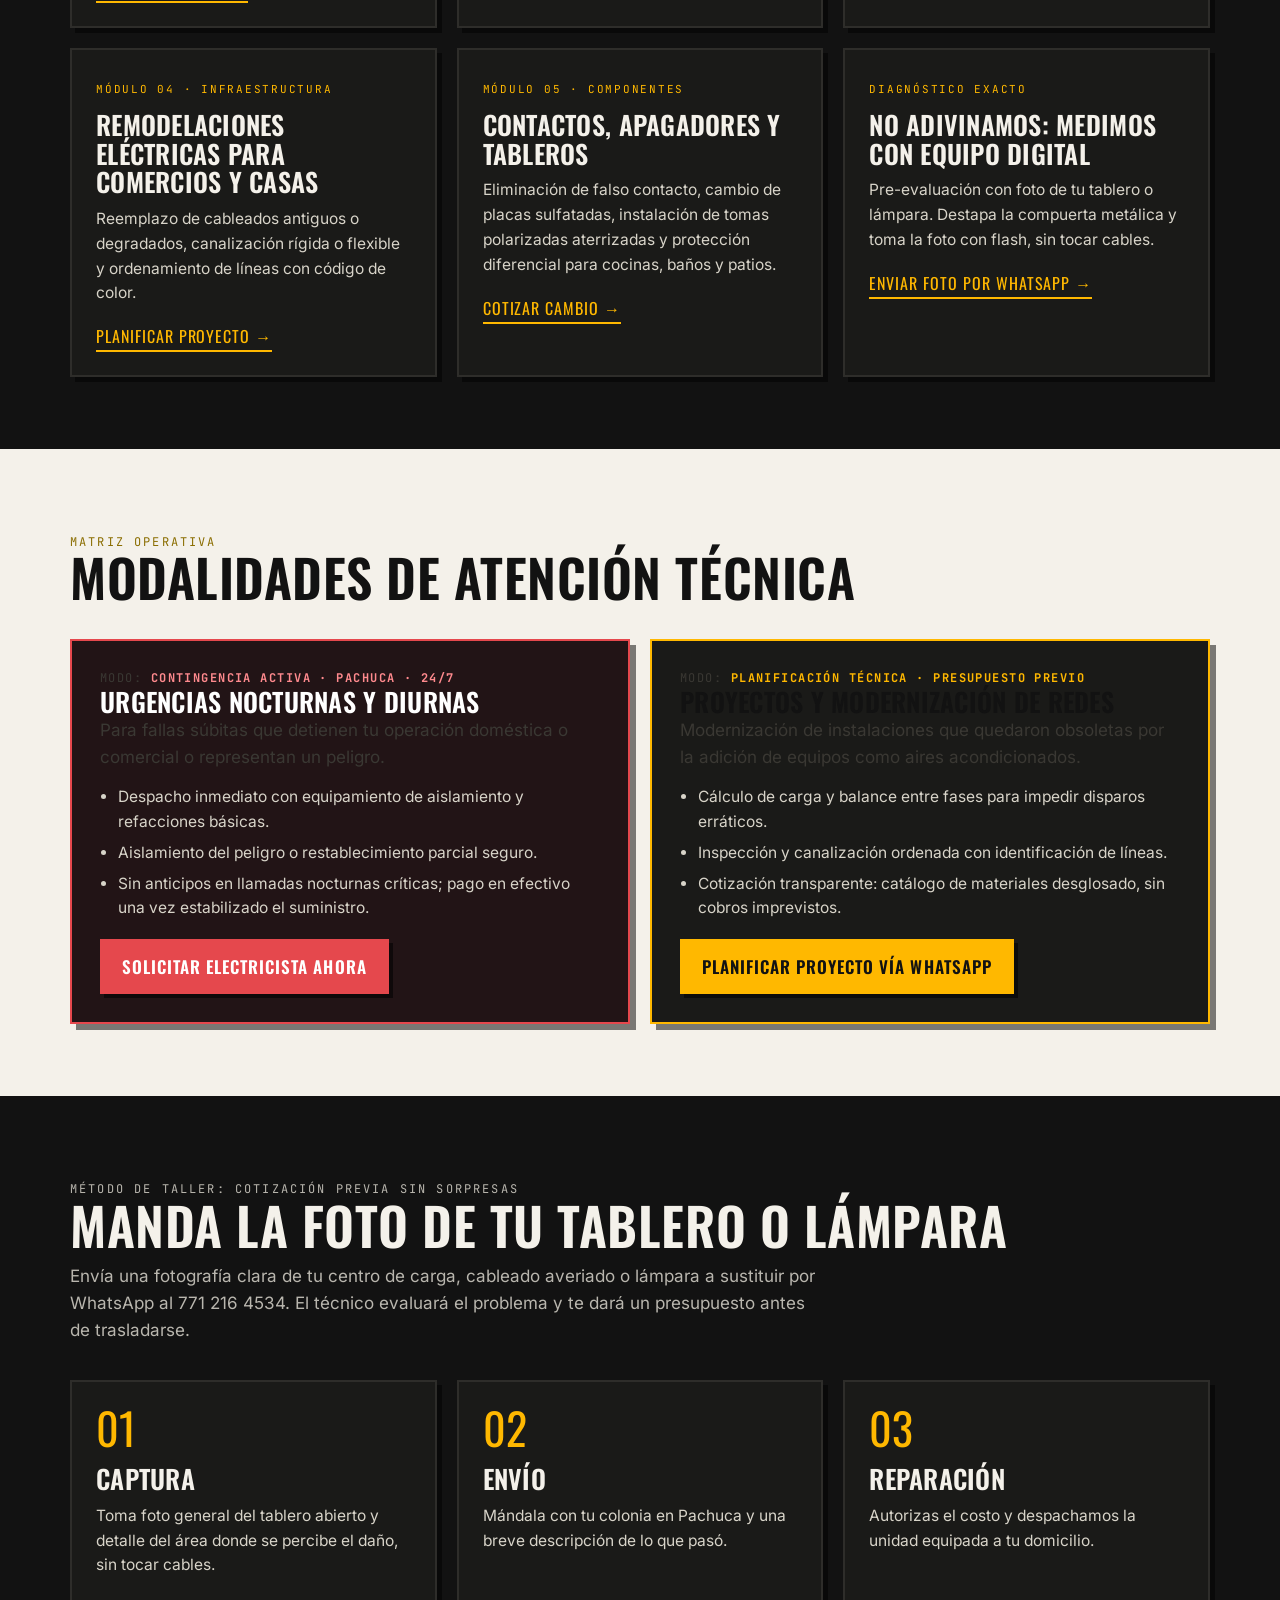
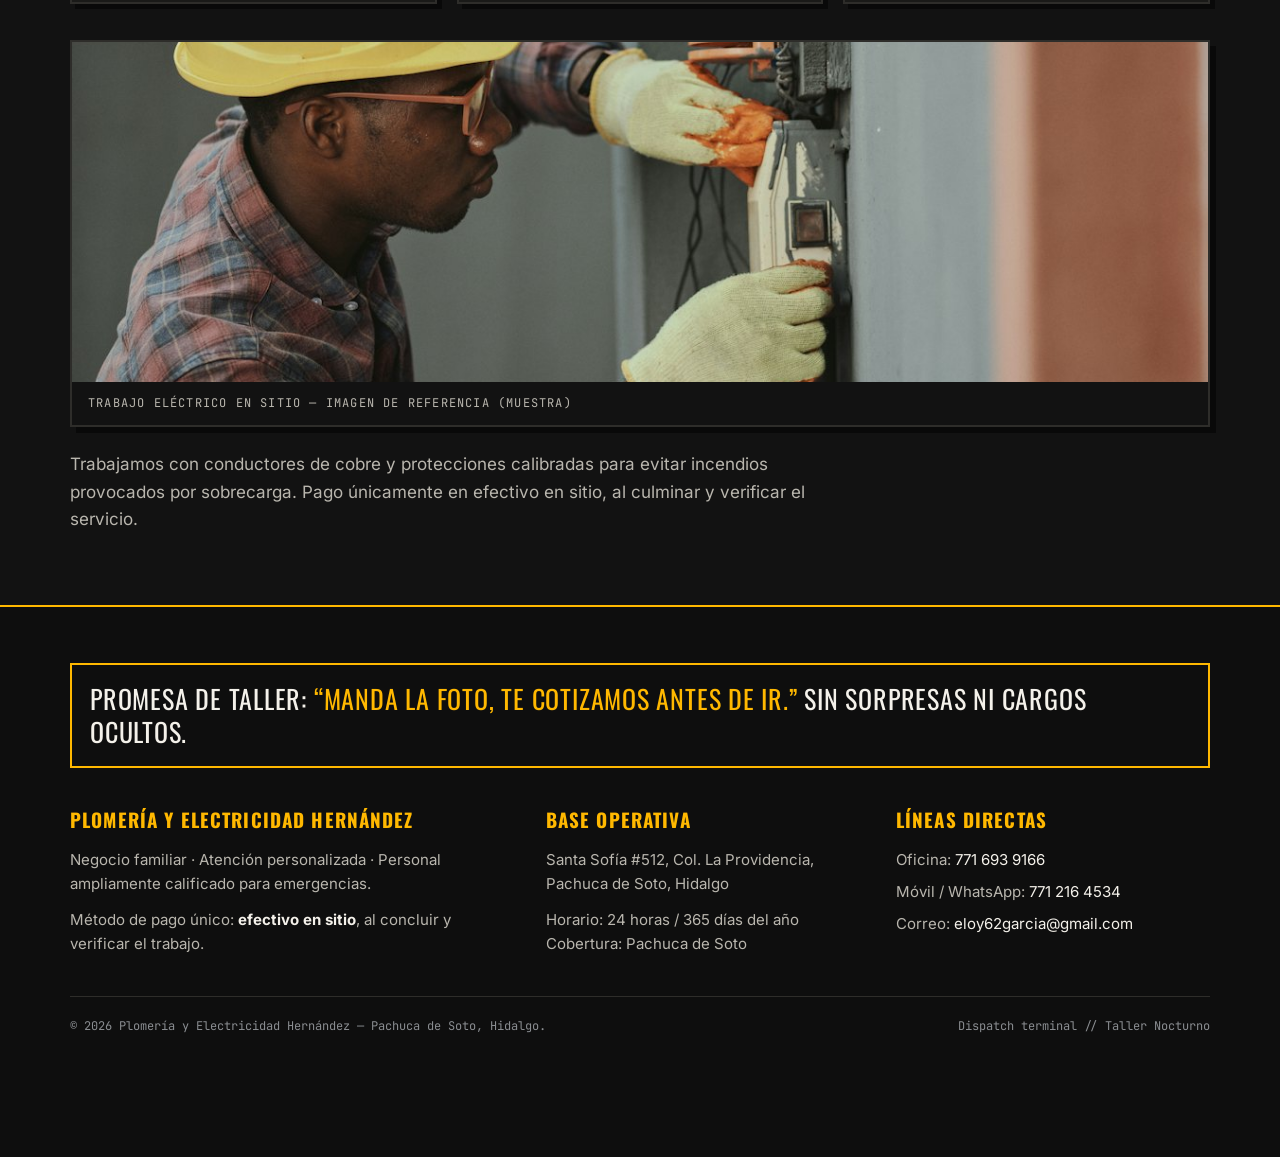
<file: electricidad.html>
<!DOCTYPE html>
<html lang="es-MX">
<head>
<meta charset="utf-8">
<meta name="viewport" content="width=device-width, initial-scale=1">
<title>Electricidad — Plomería y Electricidad Hernández | Pachuca</title>
<meta name="description" content="Instalaciones y reparaciones eléctricas en Pachuca: cortocircuitos, cableados, centros de carga, lámparas y remodelaciones.">
<meta property="og:title" content="Electricidad — Plomería y Electricidad Hernández">
<meta property="og:description" content="Instalaciones y reparaciones eléctricas en Pachuca: cortocircuitos, cableados, centros de carga, lámparas y remodelaciones.">
<meta property="og:type" content="website">
<link rel="stylesheet" href="assets/css/style.css">
</head>
<body>
<a class="skip" href="#contenido">Saltar al contenido</a>
<div class="topbar"><div class="wrap">
<span><span class="dot">●</span> DISPONIBLES AHORA — 24/7 EN PACHUCA</span>
<span class="right">OFICINA: <a href="tel:+527716939166">771 693 9166</a> &nbsp;|&nbsp; MÓVIL: <a href="tel:+527712164534">771 216 4534</a></span>
</div></div>
<header class="site-head"><div class="wrap">
<a class="logo" href="index.html" aria-label="Plomería y Electricidad Hernández — Inicio">
<span class="logo-mark">H</span>
<span><span class="logo-name">Hernández</span><br><span class="logo-sub">Plomería y Electricidad</span></span></a>
<button class="nav-toggle" aria-expanded="false" aria-controls="mainnav">MENÚ ☰</button>
<nav class="mainnav" id="mainnav" aria-label="Navegación principal"><ul><li><a href="index.html">Inicio</a></li><li><a href="plomeria.html">Plomería</a></li><li><a href="electricidad.html" aria-current="page">Electricidad</a></li><li><a href="emergencias.html">Emergencias 24/7</a></li><li><a href="mantenimiento.html">Mantenimiento</a></li><li><a href="cotizar.html">Cotizar WhatsApp</a></li><li><a href="contacto.html">Contacto</a></li></ul></nav>
<div class="head-cta">
<a class="btn btn-red btn-sm" href="tel:+527712164534">Llamada de emergencia</a>
<a class="btn btn-yellow btn-sm" href="cotizar.html">Cotiza por WhatsApp</a>
</div></div></header>
<main id="contenido">

<section class="hero"><div class="wrap">
<p class="eyebrow">Servicio eléctrico · 24/7 · Pachuca</p>
<h1>Instalaciones y<br>reparaciones <span class="yl">eléctricas</span></h1>
<p class="lede">Casas y negocios en Pachuca. Solución a fallas eléctricas, sobrecargas y remodelaciones seguras, con diagnóstico medido en sitio.</p>
<div class="hero-ctas">
<a class="btn btn-red" href="tel:+527712164534">Solicitar electricista — 771 216 4534</a>
<a class="btn btn-yellow" href="cotizar.html?falla=corto">Enviar foto del tablero</a>
</div></div></section>
<section style="padding-top:0"><div class="wrap">
<div class="safety">
<p class="eyebrow" style="color:#FF8A8E">Protocolo crítico de seguridad</p>
<h2>Riesgo de arco eléctrico o incendio</h2>
<p>Si percibes olor a quemado, chispazos o cables calientes, baja de inmediato el interruptor general. Mantén despejada la zona del centro de carga y retira a menores y mascotas del área afectada. No toques cables expuestos ni nada mojado.</p>
<div style="margin-top:18px"><a class="btn btn-red" href="tel:+527712164534">Llamar a cuadrilla 24/7 — 771 216 4534</a></div>
</div>
<div class="sec-head"><p class="eyebrow">Atención directa en sitio</p><h2>Servicios verificados de electricidad</h2>
<p>Diagnóstico con multímetro y equipo de medición en sitio. Nada de adivinar: medimos.</p></div>
<div class="grid3">
<div class="card"><span class="tag">Módulo 01 · Crítico</span><h3>Reparación de cortocircuitos y suministro</h3><p>Detección de líneas aterrizadas, caídas súbitas de tensión, reemplazo de fusibles principales y restablecimiento del suministro.</p><p class="cta"><a href="tel:+527712164534">Urgencia: llamar →</a></p></div>
<div class="card"><span class="tag">Módulo 02 · Alimentación</span><h3>Cableados y centros de carga</h3><p>Instalación, cálculo de calibre según carga y balanceo de cargas. Cableado en cobre y peinado técnico de tableros.</p><p class="cta"><a href="cotizar.html?falla=corto">Cotizar cableado →</a></p></div>
<div class="card"><span class="tag">Módulo 03 · Iluminación</span><h3>Lámparas, LED e iluminación técnica</h3><p>Montaje y recableado de paneles LED, luminarias para bodegas, reflectores y fotoceldas perimetrales.</p><p class="cta"><a href="cotizar.html?falla=corto">Cotizar iluminación →</a></p></div>
<div class="card"><span class="tag">Módulo 04 · Infraestructura</span><h3>Remodelaciones eléctricas para comercios y casas</h3><p>Reemplazo de cableados antiguos o degradados, canalización rígida o flexible y ordenamiento de líneas con código de color.</p><p class="cta"><a href="cotizar.html?falla=corto">Planificar proyecto →</a></p></div>
<div class="card"><span class="tag">Módulo 05 · Componentes</span><h3>Contactos, apagadores y tableros</h3><p>Eliminación de falso contacto, cambio de placas sulfatadas, instalación de tomas polarizadas aterrizadas y protección diferencial para cocinas, baños y patios.</p><p class="cta"><a href="cotizar.html?falla=corto">Cotizar cambio →</a></p></div>
<div class="card"><span class="tag">Diagnóstico exacto</span><h3>No adivinamos: medimos con equipo digital</h3><p>Pre-evaluación con foto de tu tablero o lámpara. Destapa la compuerta metálica y toma la foto con flash, sin tocar cables.</p><p class="cta"><a href="cotizar.html?falla=corto">Enviar foto por WhatsApp →</a></p></div>
</div></div></section>
<section class="band-light"><div class="wrap">
<div class="sec-head"><p class="eyebrow">Matriz operativa</p><h2>Modalidades de atención técnica</h2></div>
<div class="triage">
<div class="triage-card red"><p class="kv">Modo: <b style="color:#FF8A8E">Contingencia activa · Pachuca · 24/7</b></p>
<h3>Urgencias nocturnas y diurnas</h3>
<p>Para fallas súbitas que detienen tu operación doméstica o comercial o representan un peligro.</p>
<ul><li>Despacho inmediato con equipamiento de aislamiento y refacciones básicas.</li><li>Aislamiento del peligro o restablecimiento parcial seguro.</li><li>Sin anticipos en llamadas nocturnas críticas; pago en efectivo una vez estabilizado el suministro.</li></ul>
<a class="btn btn-red" href="tel:+527712164534">Solicitar electricista ahora</a></div>
<div class="triage-card yl"><p class="kv">Modo: <b>Planificación técnica · Presupuesto previo</b></p>
<h3>Proyectos y modernización de redes</h3>
<p>Modernización de instalaciones que quedaron obsoletas por la adición de equipos como aires acondicionados.</p>
<ul><li>Cálculo de carga y balance entre fases para impedir disparos erráticos.</li><li>Inspección y canalización ordenada con identificación de líneas.</li><li>Cotización transparente: catálogo de materiales desglosado, sin cobros imprevistos.</li></ul>
<a class="btn btn-yellow" href="cotizar.html?falla=corto">Planificar proyecto vía WhatsApp</a></div>
</div></div></section>
<section><div class="wrap">
<div class="sec-head"><p class="eyebrow">Método de taller: cotización previa sin sorpresas</p><h2>Manda la foto de tu tablero o lámpara</h2>
<p>Envía una fotografía clara de tu centro de carga, cableado averiado o lámpara a sustituir por WhatsApp al 771 216 4534. El técnico evaluará el problema y te dará un presupuesto antes de trasladarse.</p></div>
<div class="grid3">
<div class="card"><span class="step-num">01</span><h3>Captura</h3><p>Toma foto general del tablero abierto y detalle del área donde se percibe el daño, sin tocar cables.</p></div>
<div class="card"><span class="step-num">02</span><h3>Envío</h3><p>Mándala con tu colonia en Pachuca y una breve descripción de lo que pasó.</p></div>
<div class="card"><span class="step-num">03</span><h3>Reparación</h3><p>Autorizas el costo y despachamos la unidad equipada a tu domicilio.</p></div>
</div>
<figure style="margin-top:36px;border:2px solid var(--line);box-shadow:6px 6px 0 rgba(0,0,0,.5)">
<img src="assets/img/electricista-tablero.jpg" alt="Electricista con casco y guantes trabajando en un tablero eléctrico" loading="lazy" style="width:100%;height:340px;object-fit:cover">
<figcaption class="mono" style="padding:12px 16px;font-size:12px;letter-spacing:.1em;color:var(--muted)">TRABAJO ELÉCTRICO EN SITIO — IMAGEN DE REFERENCIA (MUESTRA)</figcaption></figure>
<p style="margin-top:24px;color:var(--muted)">Trabajamos con conductores de cobre y protecciones calibradas para evitar incendios provocados por sobrecarga. Pago únicamente en efectivo en sitio, al culminar y verificar el servicio.</p>
</div></section>
</main>
<footer><div class="wrap">
<div class="promise">Promesa de taller: <span>“Manda la foto, te cotizamos antes de ir.”</span> Sin sorpresas ni cargos ocultos.</div>
<div class="foot-grid">
<div><h4>Plomería y Electricidad Hernández</h4>
<p>Negocio familiar · Atención personalizada · Personal ampliamente calificado para emergencias.</p>
<p style="margin-top:12px">Método de pago único: <b style="color:#F4F1EA">efectivo en sitio</b>, al concluir y verificar el trabajo.</p></div>
<div><h4>Base operativa</h4>
<p>Santa Sofía #512, Col. La Providencia, Pachuca de Soto, Hidalgo</p>
<p style="margin-top:12px">Horario: 24 horas / 365 días del año</p>
<p>Cobertura: Pachuca de Soto</p></div>
<div><h4>Líneas directas</h4>
<ul>
<li>Oficina: <a href="tel:+527716939166">771 693 9166</a></li>
<li>Móvil / WhatsApp: <a href="tel:+527712164534">771 216 4534</a></li>
<li>Correo: <a href="mailto:eloy62garcia@gmail.com">eloy62garcia@gmail.com</a></li>
</ul></div></div>
<div class="foot-bottom"><span>© <span id="year"></span> Plomería y Electricidad Hernández — Pachuca de Soto, Hidalgo.</span><span>Dispatch terminal // Taller Nocturno</span></div>
</div></footer>
<div class="stickybar" role="navigation" aria-label="Acciones rápidas">
<a class="call" href="tel:+527712164534">Llamar ahora</a>
<a class="wa" href="https://wa.me/527712164534">Cotizar WhatsApp</a>
</div>
<script src="assets/js/main.js"></script>
</body>
</html>
</file>
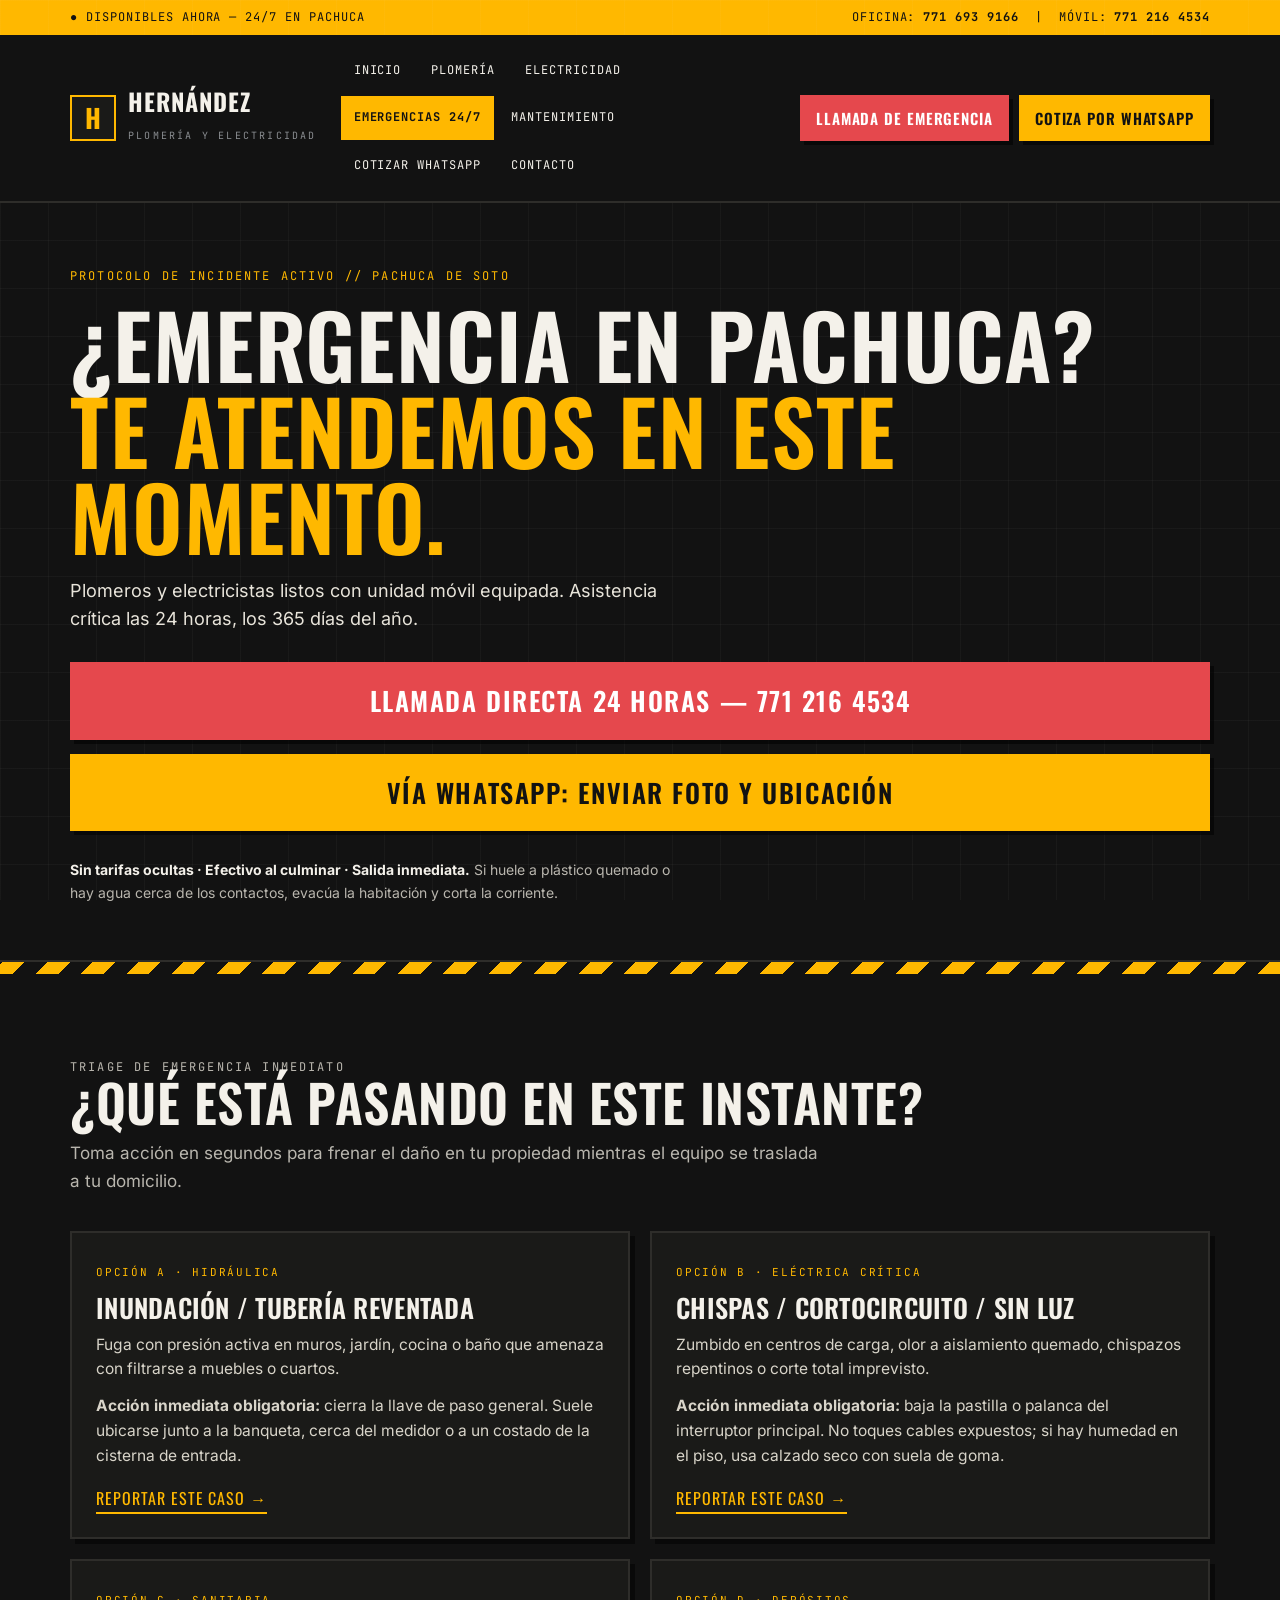
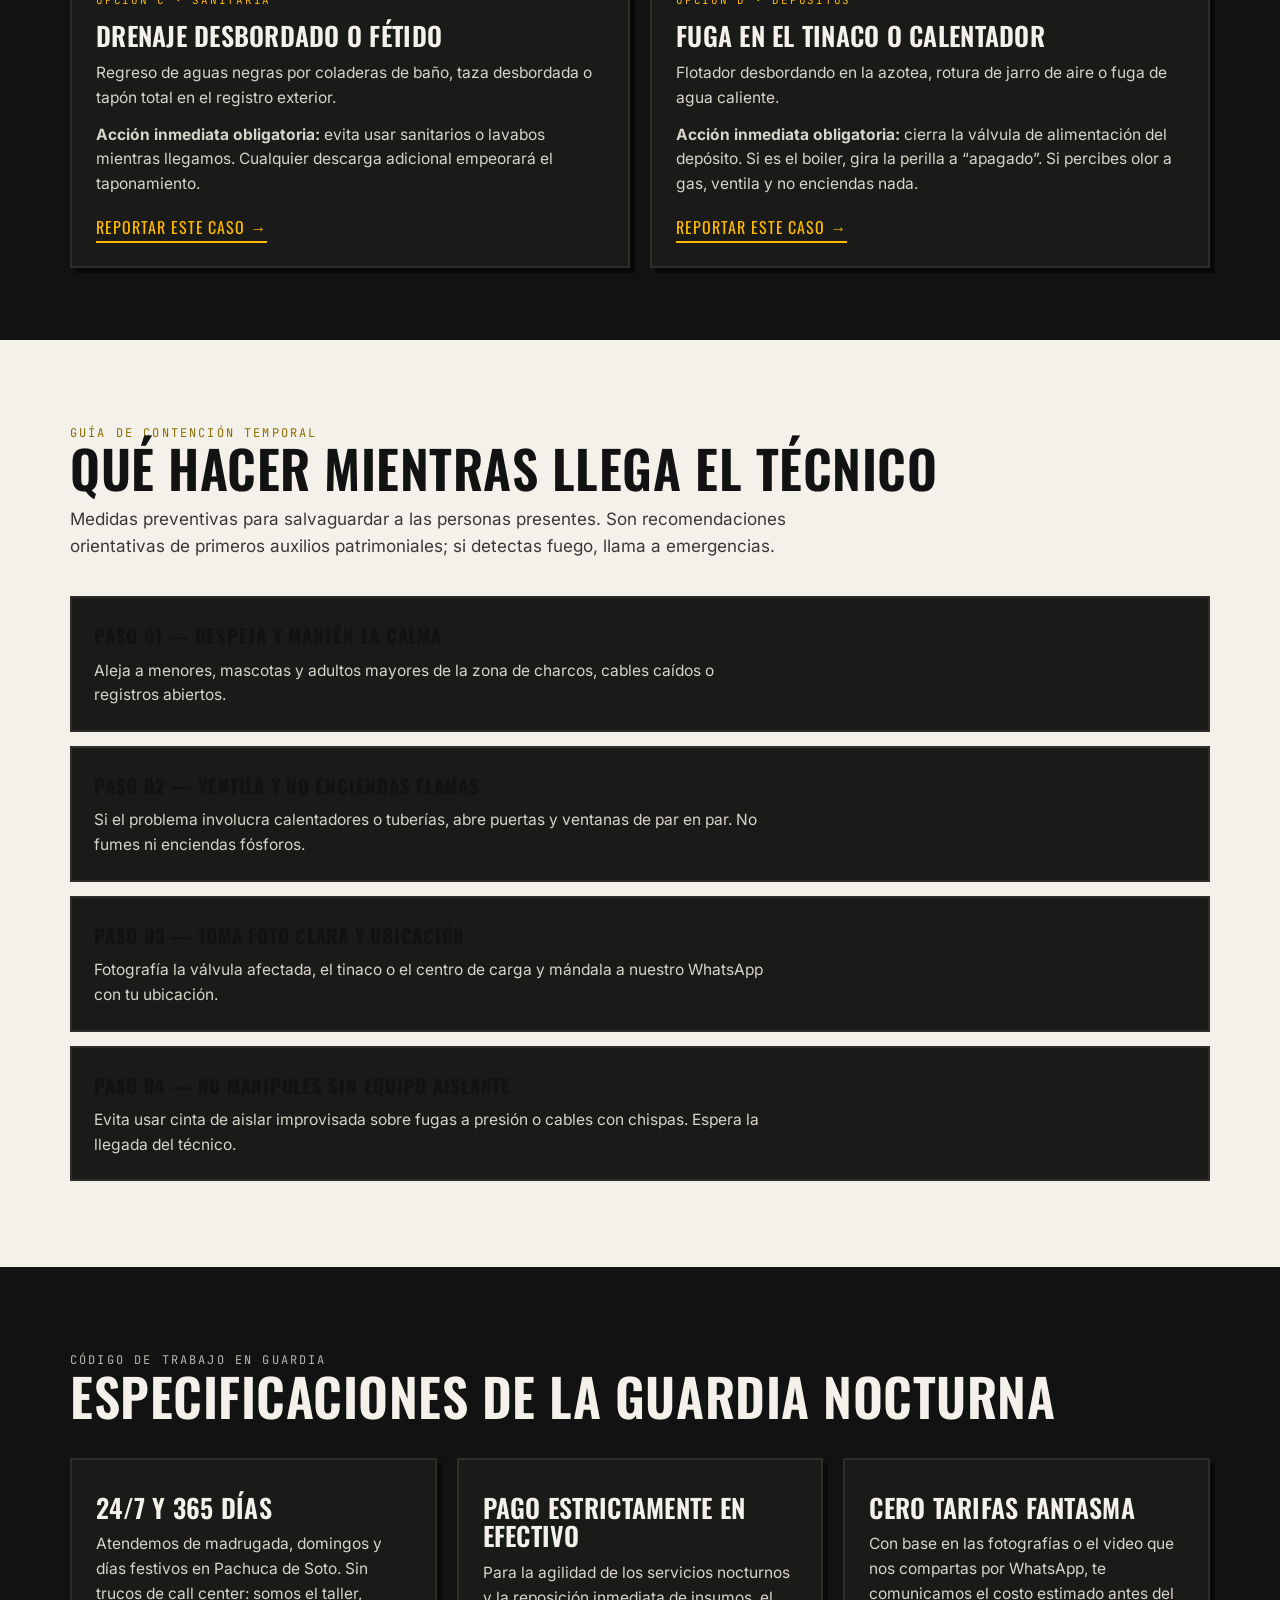
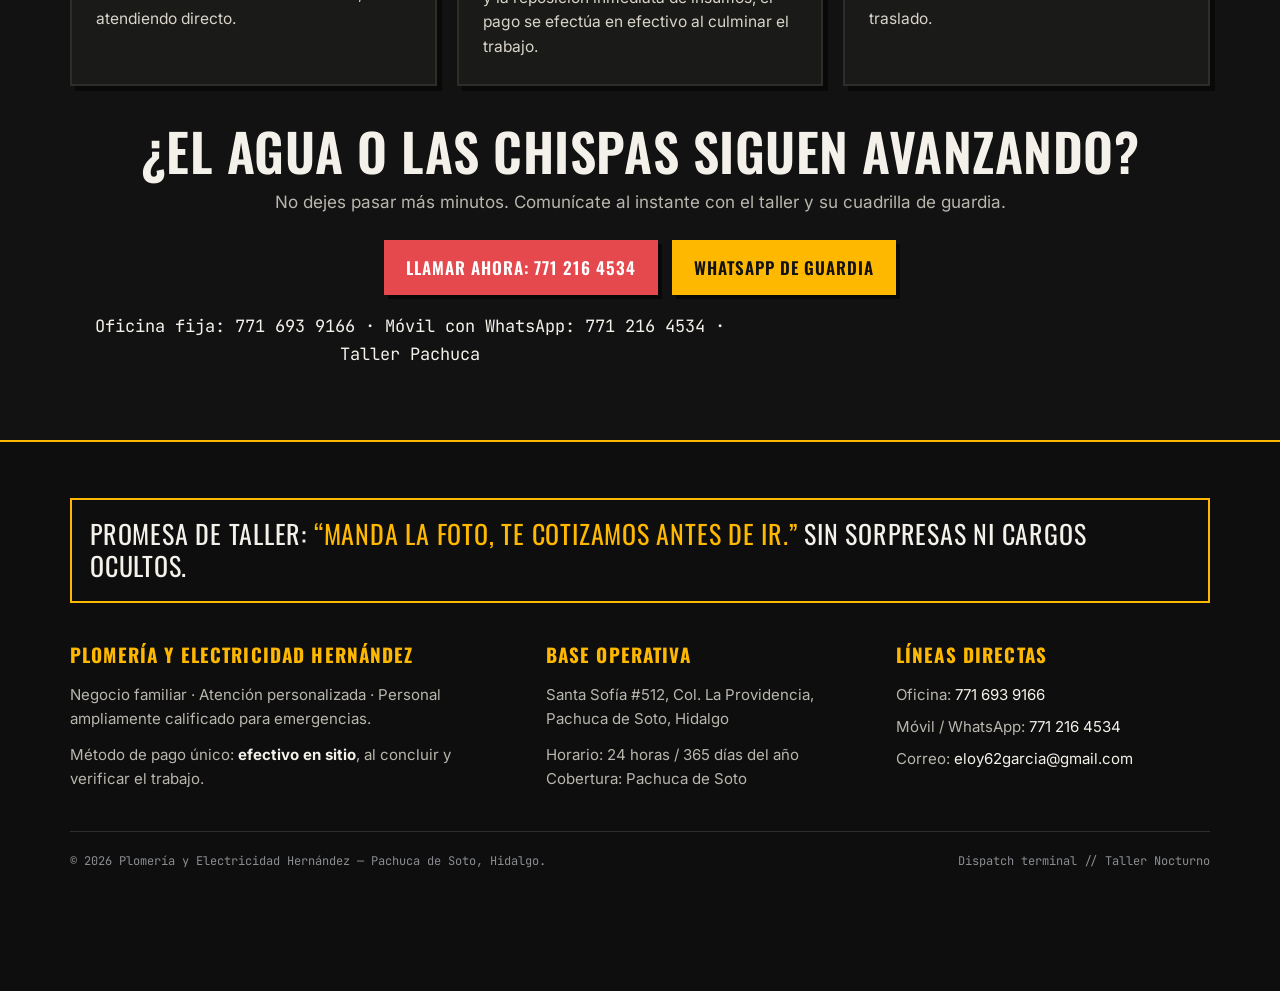
<file: emergencias.html>
<!DOCTYPE html>
<html lang="es-MX">
<head>
<meta charset="utf-8">
<meta name="viewport" content="width=device-width, initial-scale=1">
<title>Emergencias 24/7 — Plomería y Electricidad Hernández | Pachuca</title>
<meta name="description" content="Emergencias de plomería y electricidad en Pachuca, 24 horas los 365 días. Llama ahora o manda foto por WhatsApp.">
<meta property="og:title" content="Emergencias 24/7 — Plomería y Electricidad Hernández">
<meta property="og:description" content="Emergencias de plomería y electricidad en Pachuca, 24 horas los 365 días. Llama ahora o manda foto por WhatsApp.">
<meta property="og:type" content="website">
<link rel="stylesheet" href="assets/css/style.css">
</head>
<body>
<a class="skip" href="#contenido">Saltar al contenido</a>
<div class="topbar"><div class="wrap">
<span><span class="dot">●</span> DISPONIBLES AHORA — 24/7 EN PACHUCA</span>
<span class="right">OFICINA: <a href="tel:+527716939166">771 693 9166</a> &nbsp;|&nbsp; MÓVIL: <a href="tel:+527712164534">771 216 4534</a></span>
</div></div>
<header class="site-head"><div class="wrap">
<a class="logo" href="index.html" aria-label="Plomería y Electricidad Hernández — Inicio">
<span class="logo-mark">H</span>
<span><span class="logo-name">Hernández</span><br><span class="logo-sub">Plomería y Electricidad</span></span></a>
<button class="nav-toggle" aria-expanded="false" aria-controls="mainnav">MENÚ ☰</button>
<nav class="mainnav" id="mainnav" aria-label="Navegación principal"><ul><li><a href="index.html">Inicio</a></li><li><a href="plomeria.html">Plomería</a></li><li><a href="electricidad.html">Electricidad</a></li><li><a href="emergencias.html" aria-current="page">Emergencias 24/7</a></li><li><a href="mantenimiento.html">Mantenimiento</a></li><li><a href="cotizar.html">Cotizar WhatsApp</a></li><li><a href="contacto.html">Contacto</a></li></ul></nav>
<div class="head-cta">
<a class="btn btn-red btn-sm" href="tel:+527712164534">Llamada de emergencia</a>
<a class="btn btn-yellow btn-sm" href="cotizar.html">Cotiza por WhatsApp</a>
</div></div></header>
<main id="contenido">

<section class="hero emerg-hero"><div class="wrap">
<p class="eyebrow">Protocolo de incidente activo // Pachuca de Soto</p>
<h1>¿Emergencia en Pachuca?<br><span class="yl">Te atendemos en este momento.</span></h1>
<p class="lede">Plomeros y electricistas listos con unidad móvil equipada. Asistencia crítica las 24 horas, los 365 días del año.</p>
<div class="big-call">
<a class="btn btn-red" href="tel:+527712164534">Llamada directa 24 horas — 771 216 4534</a>
<a class="btn btn-yellow" href="https://wa.me/527712164534">Vía WhatsApp: enviar foto y ubicación</a>
</div>
<p class="trustline"><b>Sin tarifas ocultas · Efectivo al culminar · Salida inmediata.</b> Si huele a plástico quemado o hay agua cerca de los contactos, evacúa la habitación y corta la corriente.</p>
</div></section>
<div class="hazard" aria-hidden="true"></div>
<section><div class="wrap">
<div class="sec-head"><p class="eyebrow">Triage de emergencia inmediato</p><h2>¿Qué está pasando en este instante?</h2>
<p>Toma acción en segundos para frenar el daño en tu propiedad mientras el equipo se traslada a tu domicilio.</p></div>
<div class="grid2">
<div class="card"><span class="tag">Opción A · Hidráulica</span><h3>Inundación / tubería reventada</h3><p>Fuga con presión activa en muros, jardín, cocina o baño que amenaza con filtrarse a muebles o cuartos.</p><p style="margin-top:12px"><b>Acción inmediata obligatoria:</b> cierra la llave de paso general. Suele ubicarse junto a la banqueta, cerca del medidor o a un costado de la cisterna de entrada.</p><p class="cta"><a href="cotizar.html?falla=fuga">Reportar este caso →</a></p></div>
<div class="card"><span class="tag">Opción B · Eléctrica crítica</span><h3>Chispas / cortocircuito / sin luz</h3><p>Zumbido en centros de carga, olor a aislamiento quemado, chispazos repentinos o corte total imprevisto.</p><p style="margin-top:12px"><b>Acción inmediata obligatoria:</b> baja la pastilla o palanca del interruptor principal. No toques cables expuestos; si hay humedad en el piso, usa calzado seco con suela de goma.</p><p class="cta"><a href="cotizar.html?falla=corto">Reportar este caso →</a></p></div>
<div class="card"><span class="tag">Opción C · Sanitaria</span><h3>Drenaje desbordado o fétido</h3><p>Regreso de aguas negras por coladeras de baño, taza desbordada o tapón total en el registro exterior.</p><p style="margin-top:12px"><b>Acción inmediata obligatoria:</b> evita usar sanitarios o lavabos mientras llegamos. Cualquier descarga adicional empeorará el taponamiento.</p><p class="cta"><a href="cotizar.html?falla=drenaje">Reportar este caso →</a></p></div>
<div class="card"><span class="tag">Opción D · Depósitos</span><h3>Fuga en el tinaco o calentador</h3><p>Flotador desbordando en la azotea, rotura de jarro de aire o fuga de agua caliente.</p><p style="margin-top:12px"><b>Acción inmediata obligatoria:</b> cierra la válvula de alimentación del depósito. Si es el boiler, gira la perilla a “apagado”. Si percibes olor a gas, ventila y no enciendas nada.</p><p class="cta"><a href="cotizar.html?falla=boiler">Reportar este caso →</a></p></div>
</div></div></section>
<section class="band-light"><div class="wrap">
<div class="sec-head"><p class="eyebrow">Guía de contención temporal</p><h2>Qué hacer mientras llega el técnico</h2>
<p>Medidas preventivas para salvaguardar a las personas presentes. Son recomendaciones orientativas de primeros auxilios patrimoniales; si detectas fuego, llama a emergencias.</p></div>
<ol class="contain">
<li><b>Paso 01 — Despeja y mantén la calma</b><p>Aleja a menores, mascotas y adultos mayores de la zona de charcos, cables caídos o registros abiertos.</p></li>
<li><b>Paso 02 — Ventila y no enciendas flamas</b><p>Si el problema involucra calentadores o tuberías, abre puertas y ventanas de par en par. No fumes ni enciendas fósforos.</p></li>
<li><b>Paso 03 — Toma foto clara y ubicación</b><p>Fotografía la válvula afectada, el tinaco o el centro de carga y mándala a nuestro WhatsApp con tu ubicación.</p></li>
<li><b>Paso 04 — No manipules sin equipo aislante</b><p>Evita usar cinta de aislar improvisada sobre fugas a presión o cables con chispas. Espera la llegada del técnico.</p></li>
</ol></div></section>
<section><div class="wrap">
<div class="sec-head"><p class="eyebrow">Código de trabajo en guardia</p><h2>Especificaciones de la guardia nocturna</h2></div>
<div class="grid3">
<div class="card"><h3>24/7 y 365 días</h3><p>Atendemos de madrugada, domingos y días festivos en Pachuca de Soto. Sin trucos de call center: somos el taller, atendiendo directo.</p></div>
<div class="card"><h3>Pago estrictamente en efectivo</h3><p>Para la agilidad de los servicios nocturnos y la reposición inmediata de insumos, el pago se efectúa en efectivo al culminar el trabajo.</p></div>
<div class="card"><h3>Cero tarifas fantasma</h3><p>Con base en las fotografías o el video que nos compartas por WhatsApp, te comunicamos el costo estimado antes del traslado.</p></div>
</div>
<div style="margin-top:40px;text-align:center">
<h2>¿El agua o las chispas siguen avanzando?</h2>
<p style="margin:12px auto 24px;color:var(--muted)">No dejes pasar más minutos. Comunícate al instante con el taller y su cuadrilla de guardia.</p>
<div style="display:flex;gap:14px;justify-content:center;flex-wrap:wrap">
<a class="btn btn-red" href="tel:+527712164534">Llamar ahora: 771 216 4534</a>
<a class="btn btn-yellow" href="https://wa.me/527712164534">WhatsApp de guardia</a>
</div>
<p style="margin-top:18px" class="mono">Oficina fija: 771 693 9166 · Móvil con WhatsApp: 771 216 4534 · Taller Pachuca</p>
</div></div></section>
</main>
<footer><div class="wrap">
<div class="promise">Promesa de taller: <span>“Manda la foto, te cotizamos antes de ir.”</span> Sin sorpresas ni cargos ocultos.</div>
<div class="foot-grid">
<div><h4>Plomería y Electricidad Hernández</h4>
<p>Negocio familiar · Atención personalizada · Personal ampliamente calificado para emergencias.</p>
<p style="margin-top:12px">Método de pago único: <b style="color:#F4F1EA">efectivo en sitio</b>, al concluir y verificar el trabajo.</p></div>
<div><h4>Base operativa</h4>
<p>Santa Sofía #512, Col. La Providencia, Pachuca de Soto, Hidalgo</p>
<p style="margin-top:12px">Horario: 24 horas / 365 días del año</p>
<p>Cobertura: Pachuca de Soto</p></div>
<div><h4>Líneas directas</h4>
<ul>
<li>Oficina: <a href="tel:+527716939166">771 693 9166</a></li>
<li>Móvil / WhatsApp: <a href="tel:+527712164534">771 216 4534</a></li>
<li>Correo: <a href="mailto:eloy62garcia@gmail.com">eloy62garcia@gmail.com</a></li>
</ul></div></div>
<div class="foot-bottom"><span>© <span id="year"></span> Plomería y Electricidad Hernández — Pachuca de Soto, Hidalgo.</span><span>Dispatch terminal // Taller Nocturno</span></div>
</div></footer>
<div class="stickybar" role="navigation" aria-label="Acciones rápidas">
<a class="call" href="tel:+527712164534">Llamar ahora</a>
<a class="wa" href="https://wa.me/527712164534">Cotizar WhatsApp</a>
</div>
<script src="assets/js/main.js"></script>
</body>
</html>
</file>
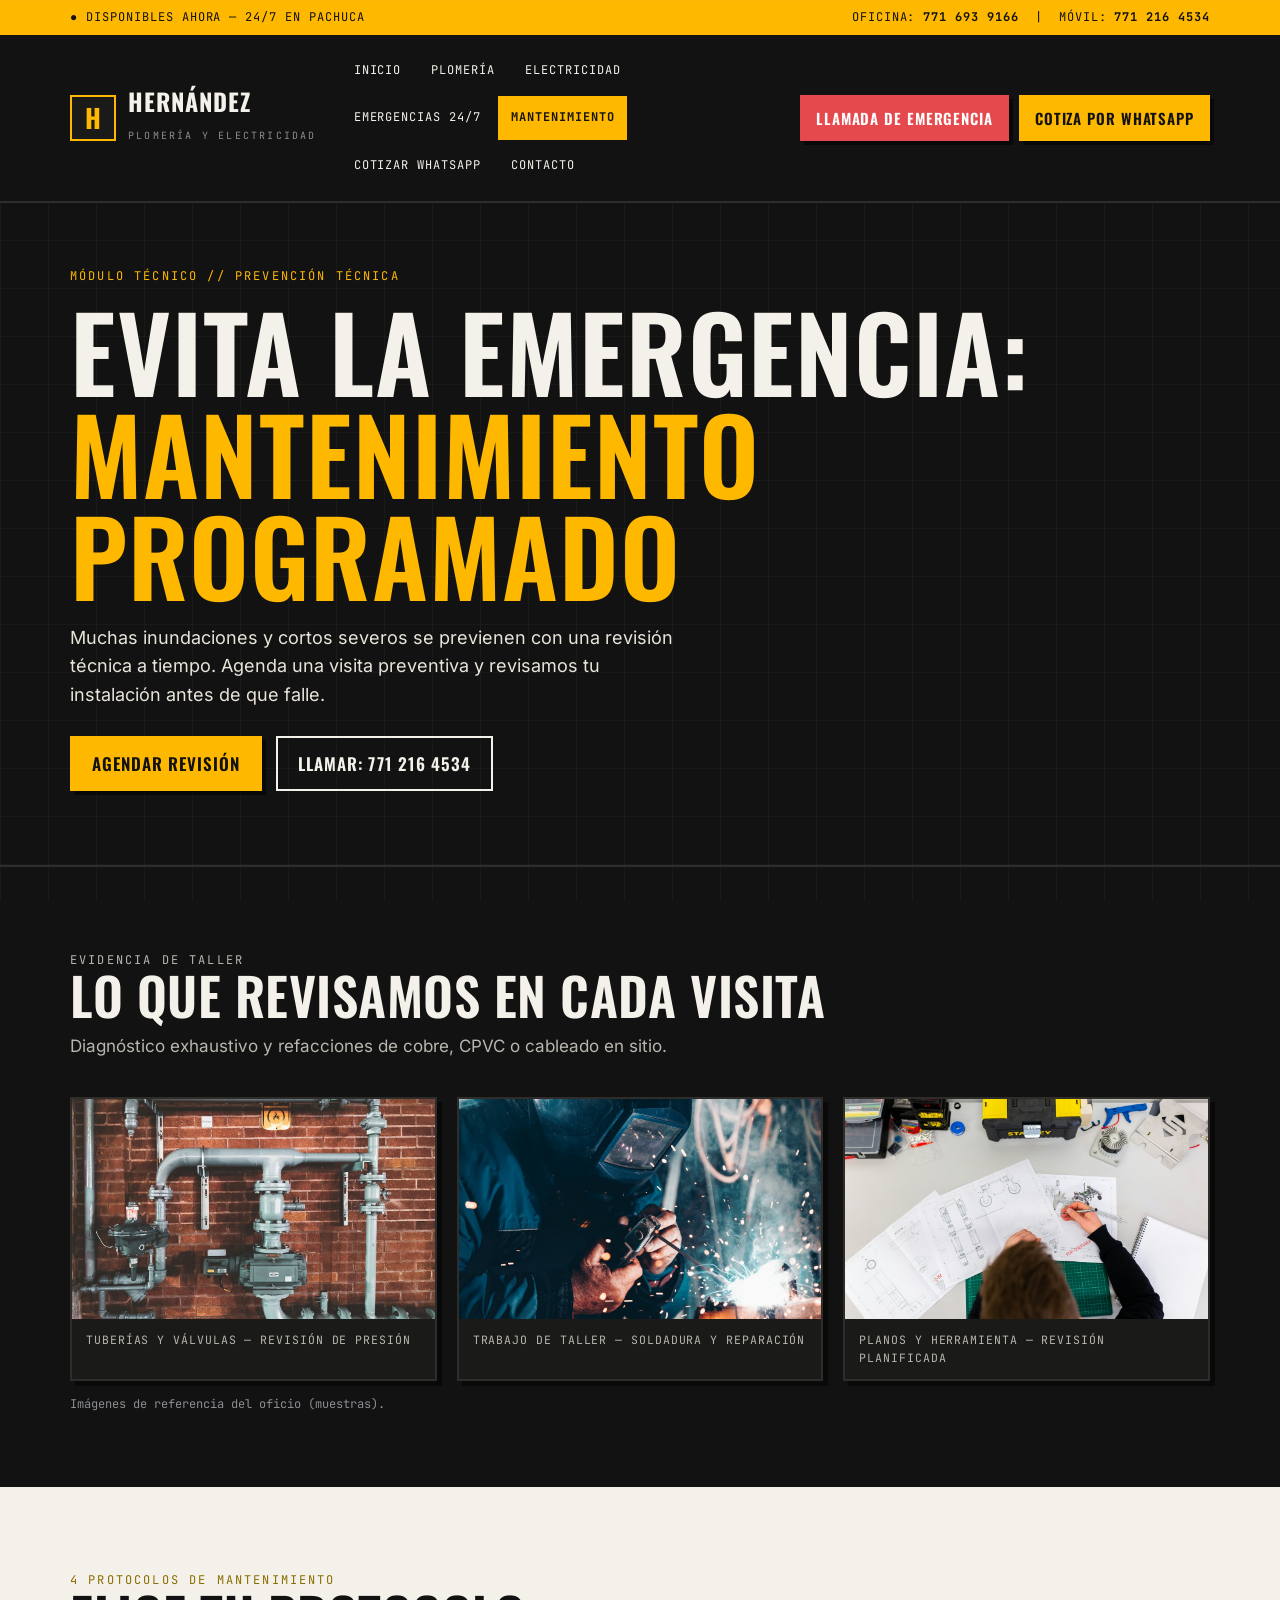
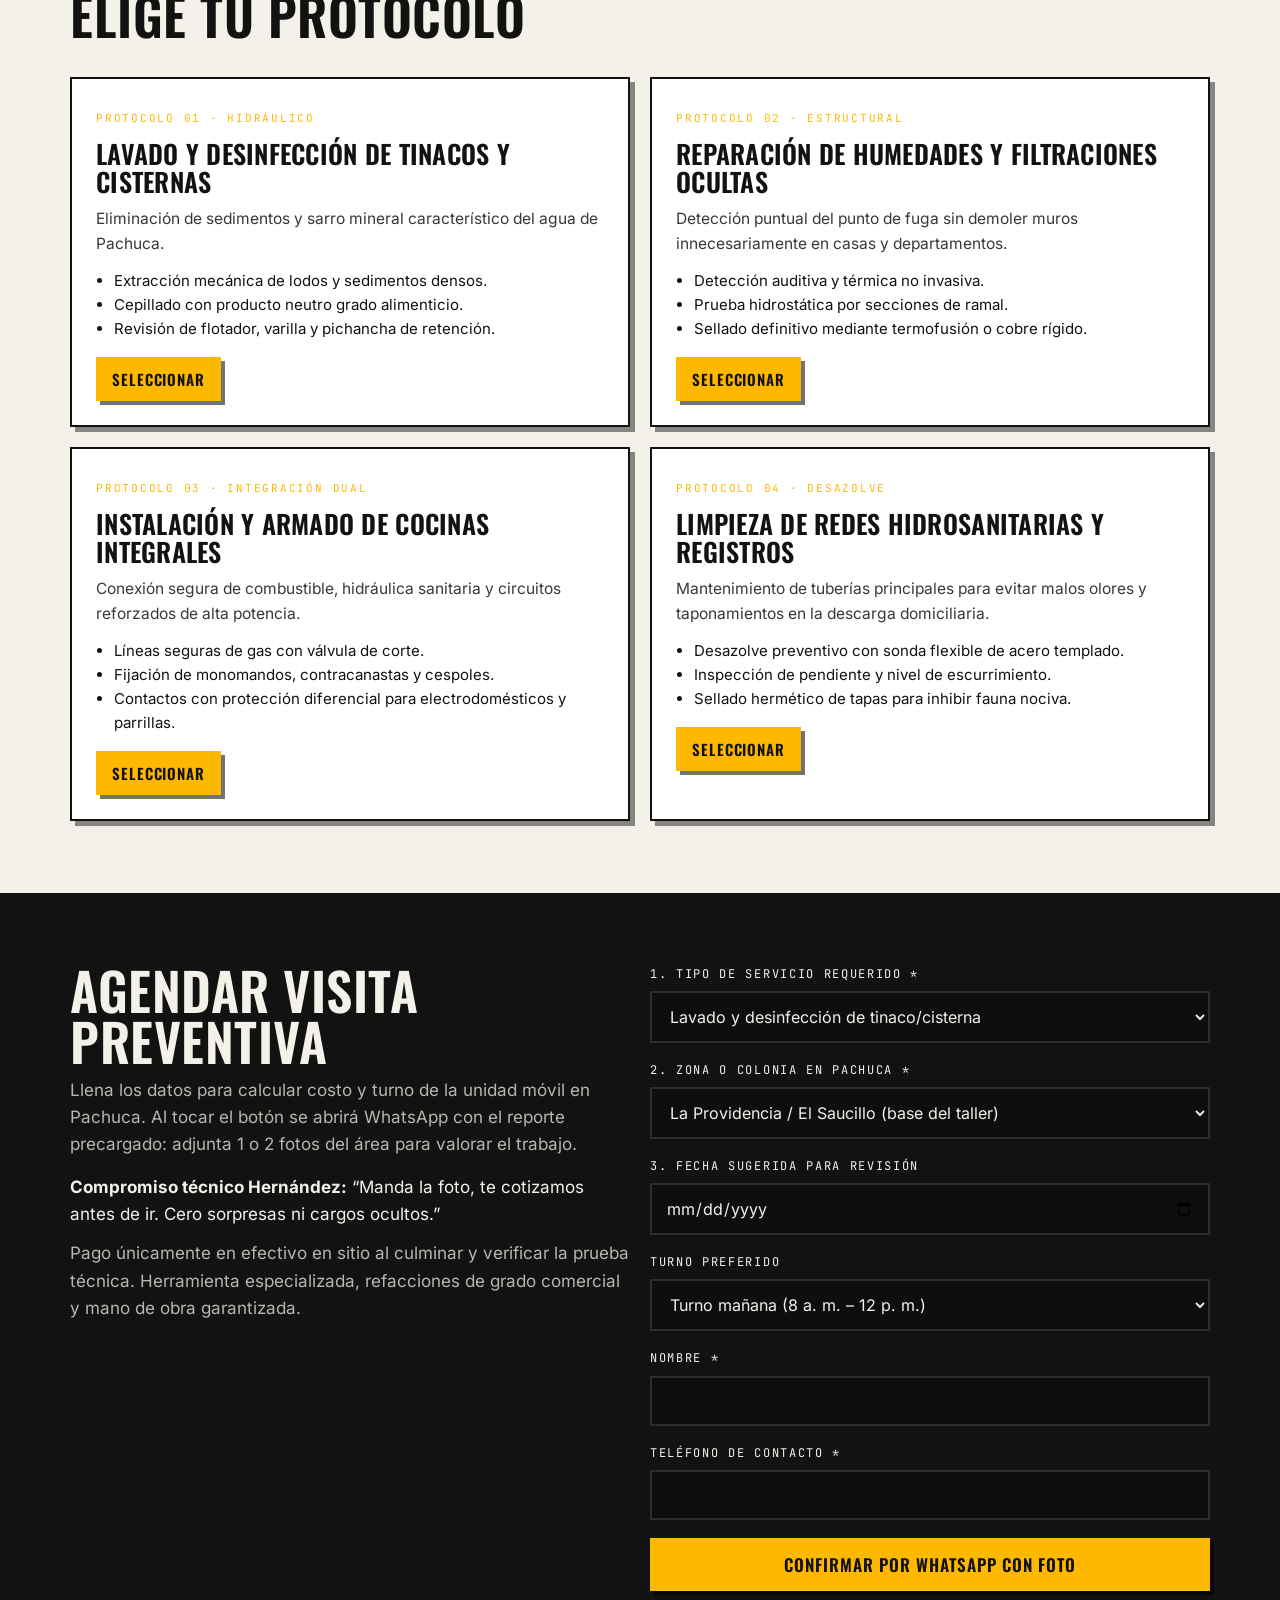
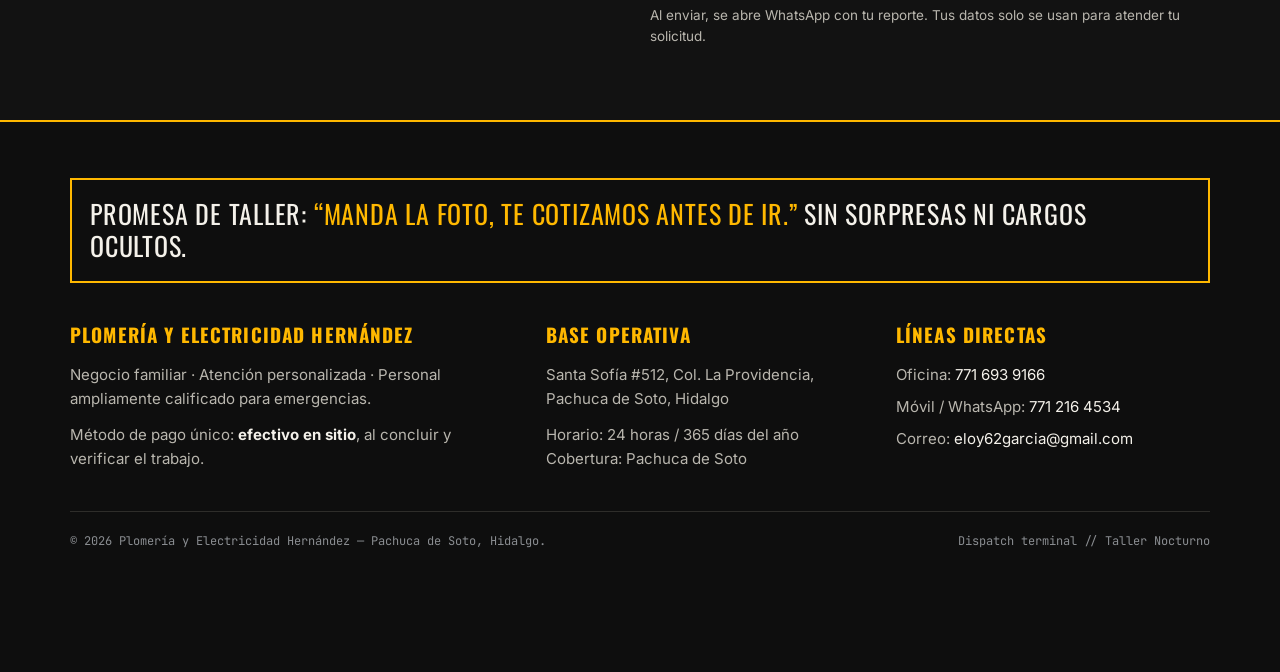
<file: mantenimiento.html>
<!DOCTYPE html>
<html lang="es-MX">
<head>
<meta charset="utf-8">
<meta name="viewport" content="width=device-width, initial-scale=1">
<title>Mantenimiento y limpieza — Plomería y Electricidad Hernández | Pachuca</title>
<meta name="description" content="Mantenimiento preventivo en Pachuca: lavado de tinacos y cisternas, humedades, cocinas integrales y limpieza de redes.">
<meta property="og:title" content="Mantenimiento y limpieza — Plomería y Electricidad Hernández">
<meta property="og:description" content="Mantenimiento preventivo en Pachuca: lavado de tinacos y cisternas, humedades, cocinas integrales y limpieza de redes.">
<meta property="og:type" content="website">
<link rel="stylesheet" href="assets/css/style.css">
</head>
<body>
<a class="skip" href="#contenido">Saltar al contenido</a>
<div class="topbar"><div class="wrap">
<span><span class="dot">●</span> DISPONIBLES AHORA — 24/7 EN PACHUCA</span>
<span class="right">OFICINA: <a href="tel:+527716939166">771 693 9166</a> &nbsp;|&nbsp; MÓVIL: <a href="tel:+527712164534">771 216 4534</a></span>
</div></div>
<header class="site-head"><div class="wrap">
<a class="logo" href="index.html" aria-label="Plomería y Electricidad Hernández — Inicio">
<span class="logo-mark">H</span>
<span><span class="logo-name">Hernández</span><br><span class="logo-sub">Plomería y Electricidad</span></span></a>
<button class="nav-toggle" aria-expanded="false" aria-controls="mainnav">MENÚ ☰</button>
<nav class="mainnav" id="mainnav" aria-label="Navegación principal"><ul><li><a href="index.html">Inicio</a></li><li><a href="plomeria.html">Plomería</a></li><li><a href="electricidad.html">Electricidad</a></li><li><a href="emergencias.html">Emergencias 24/7</a></li><li><a href="mantenimiento.html" aria-current="page">Mantenimiento</a></li><li><a href="cotizar.html">Cotizar WhatsApp</a></li><li><a href="contacto.html">Contacto</a></li></ul></nav>
<div class="head-cta">
<a class="btn btn-red btn-sm" href="tel:+527712164534">Llamada de emergencia</a>
<a class="btn btn-yellow btn-sm" href="cotizar.html">Cotiza por WhatsApp</a>
</div></div></header>
<main id="contenido">

<section class="hero"><div class="wrap">
<p class="eyebrow">Módulo técnico // Prevención técnica</p>
<h1>Evita la emergencia:<br><span class="yl">mantenimiento programado</span></h1>
<p class="lede">Muchas inundaciones y cortos severos se previenen con una revisión técnica a tiempo. Agenda una visita preventiva y revisamos tu instalación antes de que falle.</p>
<div class="hero-ctas">
<a class="btn btn-yellow" href="#agendar">Agendar revisión</a>
<a class="btn btn-ghost" href="tel:+527712164534">Llamar: 771 216 4534</a>
</div></div></section>
<section><div class="wrap">
<div class="sec-head"><p class="eyebrow">Evidencia de taller</p><h2>Lo que revisamos en cada visita</h2>
<p>Diagnóstico exhaustivo y refacciones de cobre, CPVC o cableado en sitio.</p></div>
<div class="gal">
<figure><img src="assets/img/tuberias-industriales.jpg" alt="Red de tuberías y válvulas en muro de ladrillo" loading="lazy"><figcaption>Tuberías y válvulas — revisión de presión</figcaption></figure>
<figure><img src="assets/img/soldador.jpg" alt="Soldador con careta trabajando con chispas" loading="lazy"><figcaption>Trabajo de taller — soldadura y reparación</figcaption></figure>
<figure><img src="assets/img/tecnico-obra.jpg" alt="Mesa de trabajo con planos técnicos y caja de herramientas" loading="lazy"><figcaption>Planos y herramienta — revisión planificada</figcaption></figure>
</div>
<p class="sample-note">Imágenes de referencia del oficio (muestras).</p></div></section>
<section class="band-light"><div class="wrap">
<div class="sec-head"><p class="eyebrow">4 protocolos de mantenimiento</p><h2>Elige tu protocolo</h2></div>
<div class="grid2">
<div class="card"><span class="tag">Protocolo 01 · Hidráulico</span><h3>Lavado y desinfección de tinacos y cisternas</h3><p>Eliminación de sedimentos y sarro mineral característico del agua de Pachuca.</p><ul style="margin:12px 0 16px 18px;font-size:15px"><li>Extracción mecánica de lodos y sedimentos densos.</li><li>Cepillado con producto neutro grado alimenticio.</li><li>Revisión de flotador, varilla y pichancha de retención.</li></ul>
<button class="btn btn-yellow btn-sm" type="button" data-protocol="Lavado y desinfección de tinaco/cisterna">Seleccionar</button></div>
<div class="card"><span class="tag">Protocolo 02 · Estructural</span><h3>Reparación de humedades y filtraciones ocultas</h3><p>Detección puntual del punto de fuga sin demoler muros innecesariamente en casas y departamentos.</p><ul style="margin:12px 0 16px 18px;font-size:15px"><li>Detección auditiva y térmica no invasiva.</li><li>Prueba hidrostática por secciones de ramal.</li><li>Sellado definitivo mediante termofusión o cobre rígido.</li></ul>
<button class="btn btn-yellow btn-sm" type="button" data-protocol="Reparación de humedad y filtración oculta">Seleccionar</button></div>
<div class="card"><span class="tag">Protocolo 03 · Integración dual</span><h3>Instalación y armado de cocinas integrales</h3><p>Conexión segura de combustible, hidráulica sanitaria y circuitos reforzados de alta potencia.</p><ul style="margin:12px 0 16px 18px;font-size:15px"><li>Líneas seguras de gas con válvula de corte.</li><li>Fijación de monomandos, contracanastas y cespoles.</li><li>Contactos con protección diferencial para electrodomésticos y parrillas.</li></ul>
<button class="btn btn-yellow btn-sm" type="button" data-protocol="Instalación de cocina integral (gas/agua/luz)">Seleccionar</button></div>
<div class="card"><span class="tag">Protocolo 04 · Desazolve</span><h3>Limpieza de redes hidrosanitarias y registros</h3><p>Mantenimiento de tuberías principales para evitar malos olores y taponamientos en la descarga domiciliaria.</p><ul style="margin:12px 0 16px 18px;font-size:15px"><li>Desazolve preventivo con sonda flexible de acero templado.</li><li>Inspección de pendiente y nivel de escurrimiento.</li><li>Sellado hermético de tapas para inhibir fauna nociva.</li></ul>
<button class="btn btn-yellow btn-sm" type="button" data-protocol="Limpieza de redes y registros sanitarios">Seleccionar</button></div>
</div></div></section>
<section id="agendar"><div class="wrap"><div class="contact-grid">
<div>
<h2>Agendar visita preventiva</h2>
<p style="color:var(--muted);margin-top:10px">Llena los datos para calcular costo y turno de la unidad móvil en Pachuca. Al tocar el botón se abrirá WhatsApp con el reporte precargado: adjunta 1 o 2 fotos del área para valorar el trabajo.</p>
<p style="margin-top:16px"><b>Compromiso técnico Hernández:</b> “Manda la foto, te cotizamos antes de ir. Cero sorpresas ni cargos ocultos.”</p>
<p style="margin-top:12px;color:var(--muted)">Pago únicamente en efectivo en sitio al culminar y verificar la prueba técnica. Herramienta especializada, refacciones de grado comercial y mano de obra garantizada.</p>
</div>
<form data-wa-form aria-label="Agendar visita preventiva">
<div class="field"><label for="m-servicio">1. Tipo de servicio requerido *</label>
<select id="m-servicio" name="Servicio" required>
<option value="Lavado y desinfección de tinaco/cisterna">Lavado y desinfección de tinaco/cisterna</option>
<option value="Reparación de humedad y filtración oculta">Reparación de humedad y filtración oculta</option>
<option value="Instalación de cocina integral (gas/agua/luz)">Instalación de cocina integral (gas/agua/luz)</option>
<option value="Limpieza de redes y registros sanitarios">Limpieza de redes y registros sanitarios</option>
<option value="Mantenimiento general de tablero y plomería">Mantenimiento general de tablero y plomería</option>
</select></div>
<div class="field"><label for="m-zona">2. Zona o colonia en Pachuca *</label>
<select id="m-zona" name="Colonia" required>
<option>La Providencia / El Saucillo (base del taller)</option>
<option>Zona Plateada / San Javier / Galerías</option>
<option>Pachuca Centro / Periodistas / Maestranza</option>
<option>Campestre Villas / Real de la Plata / Sur</option>
<option>El Palmar / Parque de Poblamiento / Piracantos</option>
<option>Otra colonia en Pachuca</option>
</select></div>
<div class="field"><label for="m-fecha">3. Fecha sugerida para revisión</label>
<input type="date" id="m-fecha" name="Fecha sugerida"></div>
<div class="field"><label for="m-turno">Turno preferido</label>
<select id="m-turno" name="Turno">
<option>Turno mañana (8 a. m. – 12 p. m.)</option>
<option>Turno tarde (12 p. m. – 5 p. m.)</option>
<option>Horario flexible</option>
</select></div>
<div class="field"><label for="m-nombre">Nombre *</label>
<input type="text" id="m-nombre" name="Nombre" required autocomplete="name"></div>
<div class="field"><label for="m-tel">Teléfono de contacto *</label>
<input type="tel" id="m-tel" name="Teléfono" required autocomplete="tel" inputmode="tel"></div>
<button class="btn btn-yellow" type="submit" style="width:100%">Confirmar por WhatsApp con foto</button>
<p class="form-msg" role="status"></p>
<p class="form-note">Al enviar, se abre WhatsApp con tu reporte. Tus datos solo se usan para atender tu solicitud.</p>
</form>
</div></div></section>
</main>
<footer><div class="wrap">
<div class="promise">Promesa de taller: <span>“Manda la foto, te cotizamos antes de ir.”</span> Sin sorpresas ni cargos ocultos.</div>
<div class="foot-grid">
<div><h4>Plomería y Electricidad Hernández</h4>
<p>Negocio familiar · Atención personalizada · Personal ampliamente calificado para emergencias.</p>
<p style="margin-top:12px">Método de pago único: <b style="color:#F4F1EA">efectivo en sitio</b>, al concluir y verificar el trabajo.</p></div>
<div><h4>Base operativa</h4>
<p>Santa Sofía #512, Col. La Providencia, Pachuca de Soto, Hidalgo</p>
<p style="margin-top:12px">Horario: 24 horas / 365 días del año</p>
<p>Cobertura: Pachuca de Soto</p></div>
<div><h4>Líneas directas</h4>
<ul>
<li>Oficina: <a href="tel:+527716939166">771 693 9166</a></li>
<li>Móvil / WhatsApp: <a href="tel:+527712164534">771 216 4534</a></li>
<li>Correo: <a href="mailto:eloy62garcia@gmail.com">eloy62garcia@gmail.com</a></li>
</ul></div></div>
<div class="foot-bottom"><span>© <span id="year"></span> Plomería y Electricidad Hernández — Pachuca de Soto, Hidalgo.</span><span>Dispatch terminal // Taller Nocturno</span></div>
</div></footer>
<div class="stickybar" role="navigation" aria-label="Acciones rápidas">
<a class="call" href="tel:+527712164534">Llamar ahora</a>
<a class="wa" href="https://wa.me/527712164534">Cotizar WhatsApp</a>
</div>
<script src="assets/js/main.js"></script>
</body>
</html>
</file>
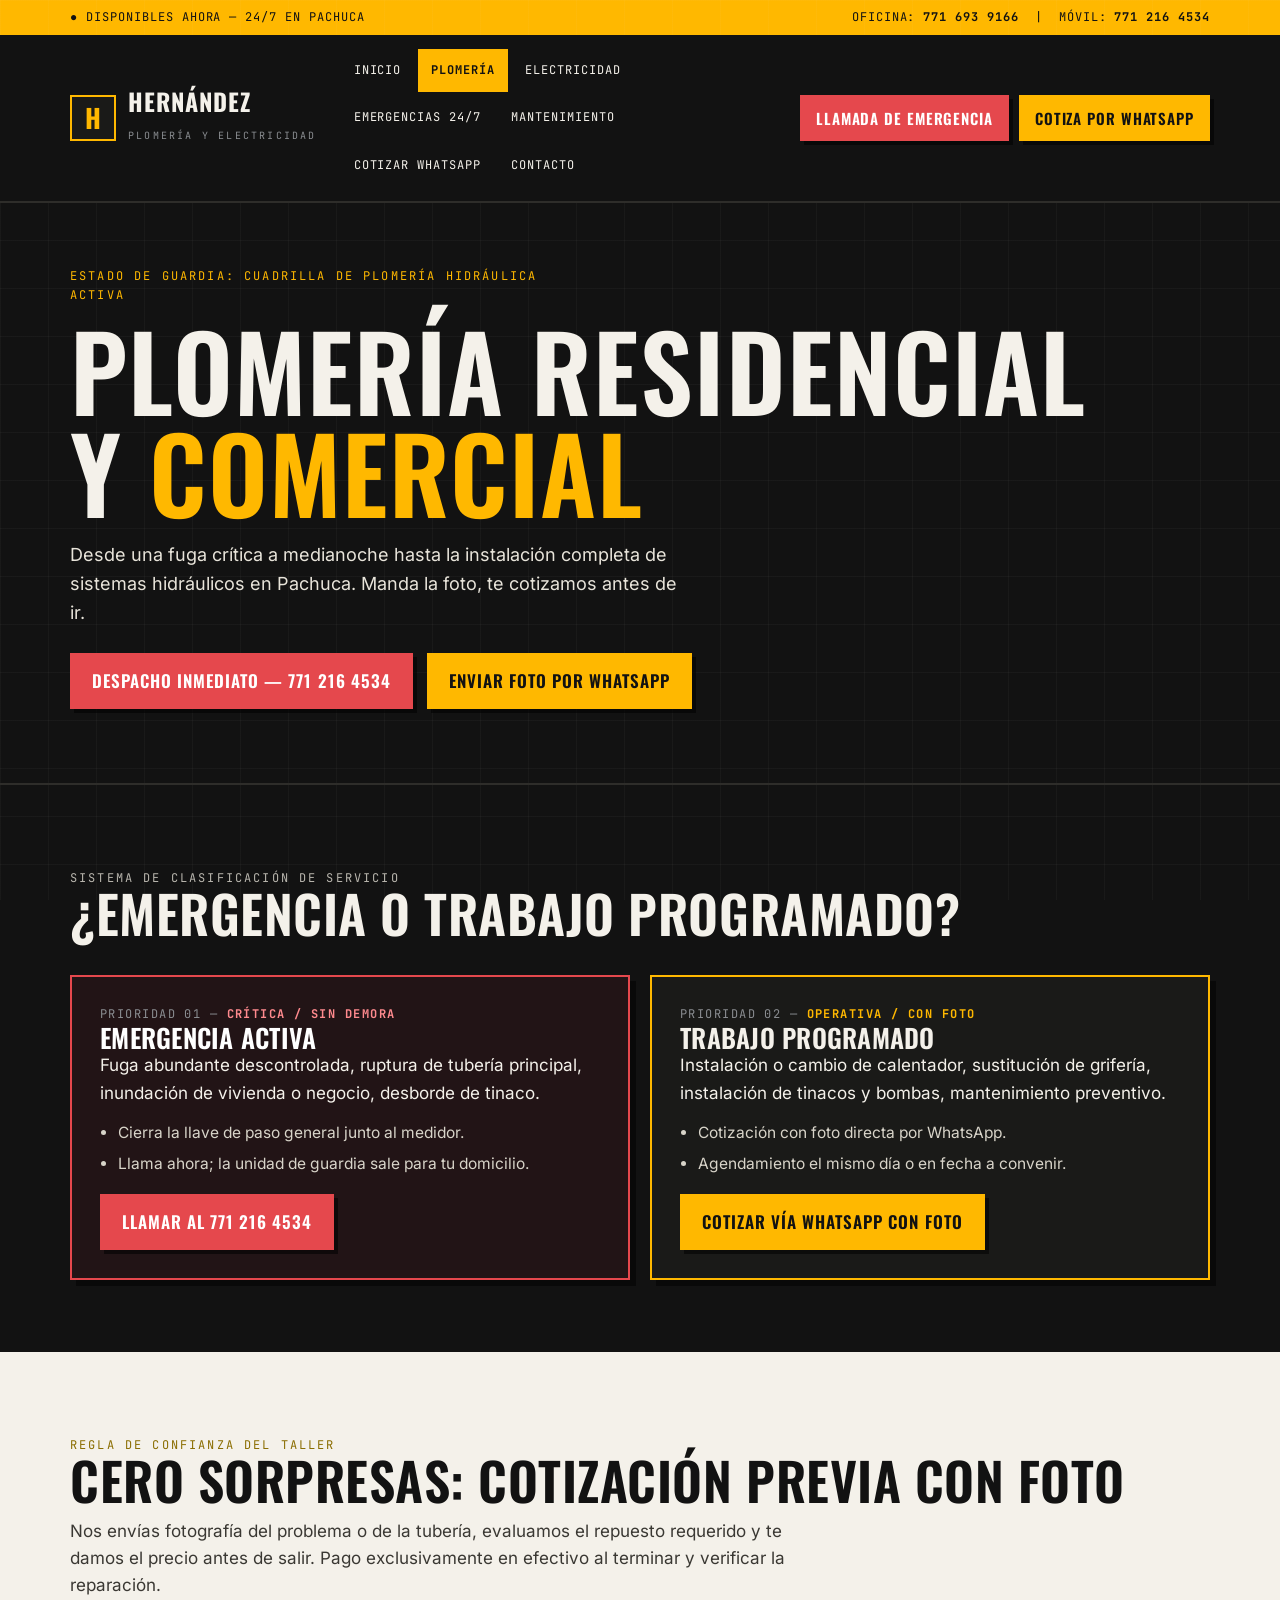
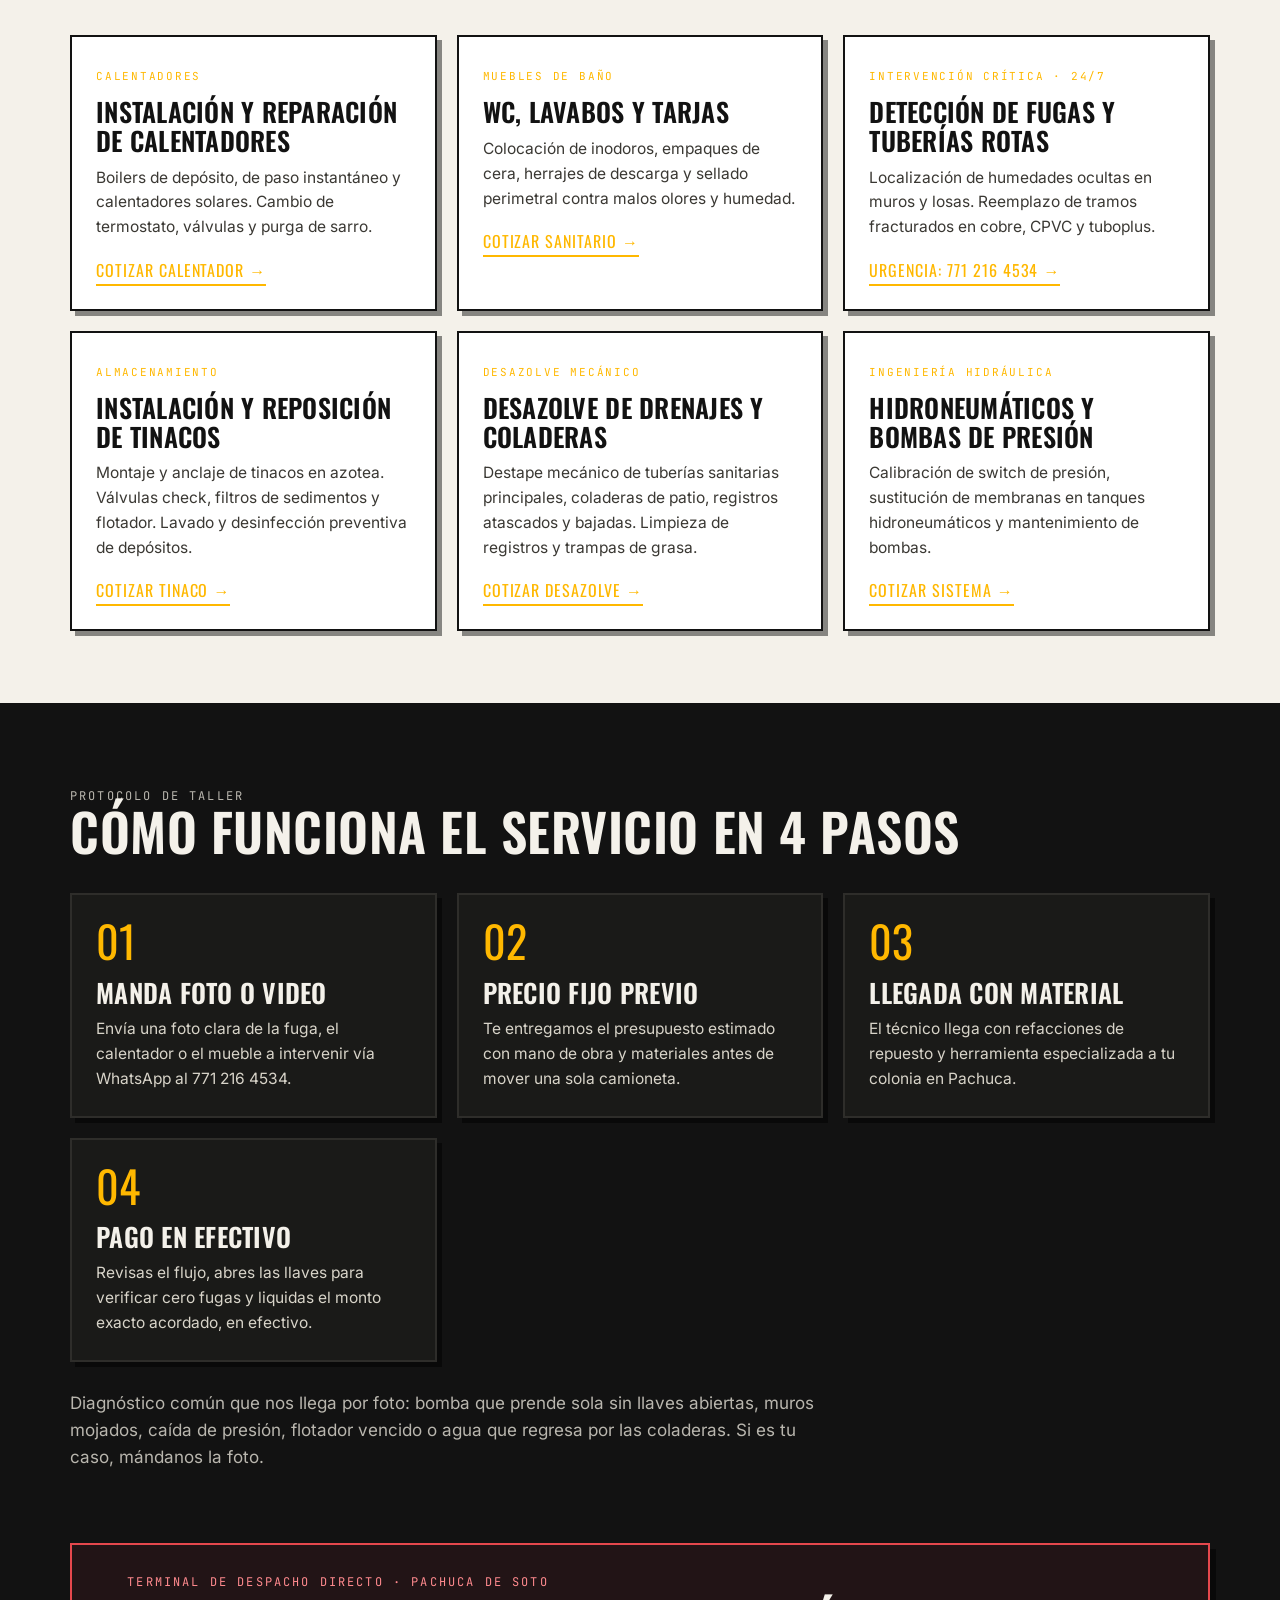
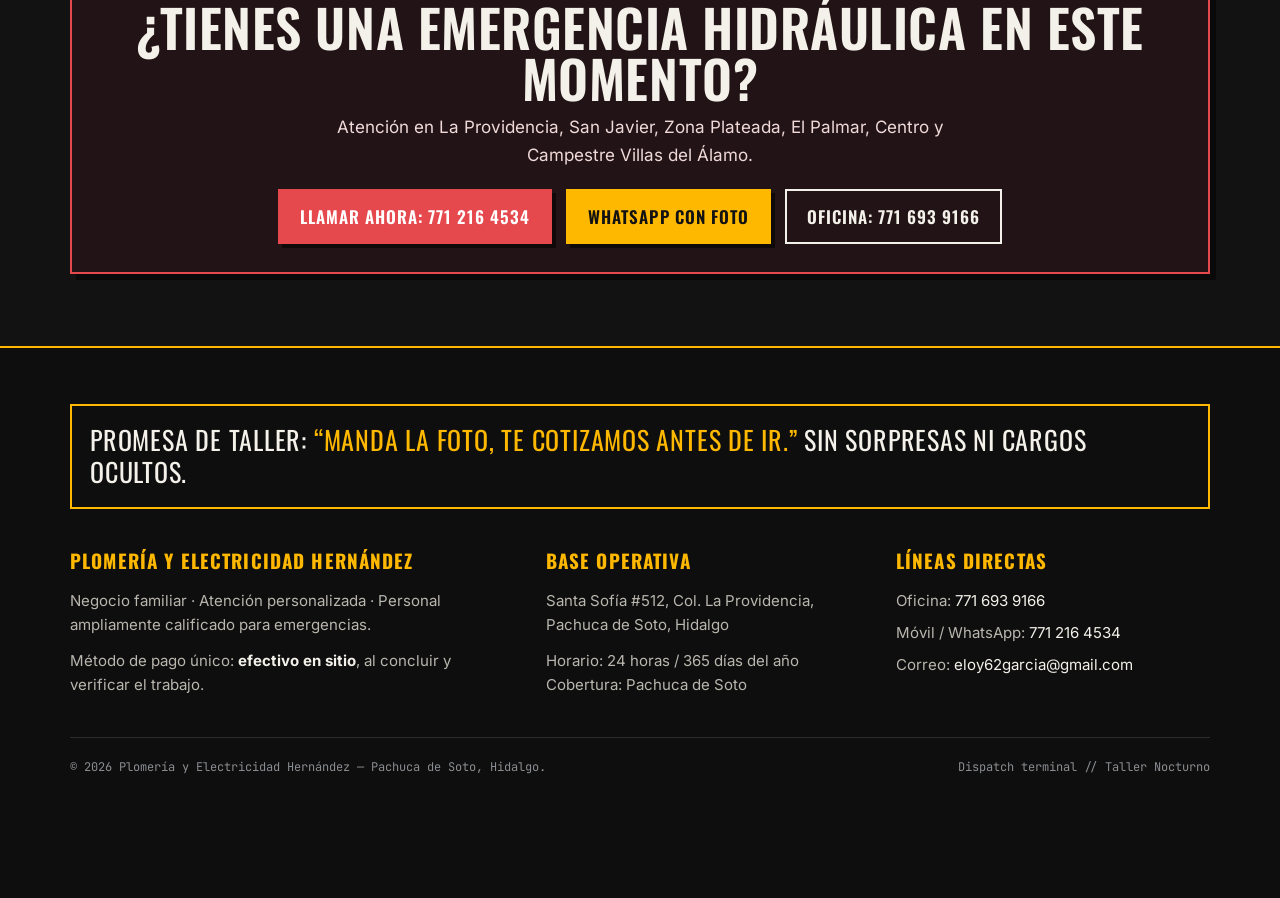
<file: plomeria.html>
<!DOCTYPE html>
<html lang="es-MX">
<head>
<meta charset="utf-8">
<meta name="viewport" content="width=device-width, initial-scale=1">
<title>Plomería — Plomería y Electricidad Hernández | Pachuca</title>
<meta name="description" content="Plomería residencial y comercial en Pachuca: fugas, calentadores, tinacos, WC y desazolve. Cotización previa con foto.">
<meta property="og:title" content="Plomería — Plomería y Electricidad Hernández">
<meta property="og:description" content="Plomería residencial y comercial en Pachuca: fugas, calentadores, tinacos, WC y desazolve. Cotización previa con foto.">
<meta property="og:type" content="website">
<link rel="stylesheet" href="assets/css/style.css">
</head>
<body>
<a class="skip" href="#contenido">Saltar al contenido</a>
<div class="topbar"><div class="wrap">
<span><span class="dot">●</span> DISPONIBLES AHORA — 24/7 EN PACHUCA</span>
<span class="right">OFICINA: <a href="tel:+527716939166">771 693 9166</a> &nbsp;|&nbsp; MÓVIL: <a href="tel:+527712164534">771 216 4534</a></span>
</div></div>
<header class="site-head"><div class="wrap">
<a class="logo" href="index.html" aria-label="Plomería y Electricidad Hernández — Inicio">
<span class="logo-mark">H</span>
<span><span class="logo-name">Hernández</span><br><span class="logo-sub">Plomería y Electricidad</span></span></a>
<button class="nav-toggle" aria-expanded="false" aria-controls="mainnav">MENÚ ☰</button>
<nav class="mainnav" id="mainnav" aria-label="Navegación principal"><ul><li><a href="index.html">Inicio</a></li><li><a href="plomeria.html" aria-current="page">Plomería</a></li><li><a href="electricidad.html">Electricidad</a></li><li><a href="emergencias.html">Emergencias 24/7</a></li><li><a href="mantenimiento.html">Mantenimiento</a></li><li><a href="cotizar.html">Cotizar WhatsApp</a></li><li><a href="contacto.html">Contacto</a></li></ul></nav>
<div class="head-cta">
<a class="btn btn-red btn-sm" href="tel:+527712164534">Llamada de emergencia</a>
<a class="btn btn-yellow btn-sm" href="cotizar.html">Cotiza por WhatsApp</a>
</div></div></header>
<main id="contenido">

<section class="hero"><div class="wrap">
<p class="eyebrow">Estado de guardia: cuadrilla de plomería hidráulica activa</p>
<h1>Plomería residencial<br>y <span class="yl">comercial</span></h1>
<p class="lede">Desde una fuga crítica a medianoche hasta la instalación completa de sistemas hidráulicos en Pachuca. Manda la foto, te cotizamos antes de ir.</p>
<div class="hero-ctas">
<a class="btn btn-red" href="tel:+527712164534">Despacho inmediato — 771 216 4534</a>
<a class="btn btn-yellow" href="cotizar.html?falla=fuga">Enviar foto por WhatsApp</a>
</div></div></section>
<section><div class="wrap">
<div class="sec-head"><p class="eyebrow">Sistema de clasificación de servicio</p><h2>¿Emergencia o trabajo programado?</h2></div>
<div class="triage">
<div class="triage-card red"><p class="kv">Prioridad 01 — <b style="color:#FF8A8E">Crítica / sin demora</b></p>
<h3>Emergencia activa</h3>
<p>Fuga abundante descontrolada, ruptura de tubería principal, inundación de vivienda o negocio, desborde de tinaco.</p>
<ul><li>Cierra la llave de paso general junto al medidor.</li><li>Llama ahora; la unidad de guardia sale para tu domicilio.</li></ul>
<a class="btn btn-red" href="tel:+527712164534">Llamar al 771 216 4534</a></div>
<div class="triage-card yl"><p class="kv">Prioridad 02 — <b>Operativa / con foto</b></p>
<h3>Trabajo programado</h3>
<p>Instalación o cambio de calentador, sustitución de grifería, instalación de tinacos y bombas, mantenimiento preventivo.</p>
<ul><li>Cotización con foto directa por WhatsApp.</li><li>Agendamiento el mismo día o en fecha a convenir.</li></ul>
<a class="btn btn-yellow" href="cotizar.html">Cotizar vía WhatsApp con foto</a></div>
</div></div></section>
<section class="band-light"><div class="wrap">
<div class="sec-head"><p class="eyebrow">Regla de confianza del taller</p><h2>Cero sorpresas: cotización previa con foto</h2>
<p>Nos envías fotografía del problema o de la tubería, evaluamos el repuesto requerido y te damos el precio antes de salir. Pago exclusivamente en efectivo al terminar y verificar la reparación.</p></div>
<div class="grid3">
<div class="card"><span class="tag">Calentadores</span><h3>Instalación y reparación de calentadores</h3><p>Boilers de depósito, de paso instantáneo y calentadores solares. Cambio de termostato, válvulas y purga de sarro.</p><p class="cta"><a href="cotizar.html?falla=boiler">Cotizar calentador →</a></p></div>
<div class="card"><span class="tag">Muebles de baño</span><h3>WC, lavabos y tarjas</h3><p>Colocación de inodoros, empaques de cera, herrajes de descarga y sellado perimetral contra malos olores y humedad.</p><p class="cta"><a href="cotizar.html?falla=drenaje">Cotizar sanitario →</a></p></div>
<div class="card"><span class="tag">Intervención crítica · 24/7</span><h3>Detección de fugas y tuberías rotas</h3><p>Localización de humedades ocultas en muros y losas. Reemplazo de tramos fracturados en cobre, CPVC y tuboplus.</p><p class="cta"><a href="tel:+527712164534">Urgencia: 771 216 4534 →</a></p></div>
<div class="card"><span class="tag">Almacenamiento</span><h3>Instalación y reposición de tinacos</h3><p>Montaje y anclaje de tinacos en azotea. Válvulas check, filtros de sedimentos y flotador. Lavado y desinfección preventiva de depósitos.</p><p class="cta"><a href="cotizar.html?falla=tinaco">Cotizar tinaco →</a></p></div>
<div class="card"><span class="tag">Desazolve mecánico</span><h3>Desazolve de drenajes y coladeras</h3><p>Destape mecánico de tuberías sanitarias principales, coladeras de patio, registros atascados y bajadas. Limpieza de registros y trampas de grasa.</p><p class="cta"><a href="cotizar.html?falla=drenaje">Cotizar desazolve →</a></p></div>
<div class="card"><span class="tag">Ingeniería hidráulica</span><h3>Hidroneumáticos y bombas de presión</h3><p>Calibración de switch de presión, sustitución de membranas en tanques hidroneumáticos y mantenimiento de bombas.</p><p class="cta"><a href="cotizar.html?falla=tinaco">Cotizar sistema →</a></p></div>
</div></div></section>
<section><div class="wrap">
<div class="sec-head"><p class="eyebrow">Protocolo de taller</p><h2>Cómo funciona el servicio en 4 pasos</h2></div>
<div class="grid3">
<div class="card"><span class="step-num">01</span><h3>Manda foto o video</h3><p>Envía una foto clara de la fuga, el calentador o el mueble a intervenir vía WhatsApp al 771 216 4534.</p></div>
<div class="card"><span class="step-num">02</span><h3>Precio fijo previo</h3><p>Te entregamos el presupuesto estimado con mano de obra y materiales antes de mover una sola camioneta.</p></div>
<div class="card"><span class="step-num">03</span><h3>Llegada con material</h3><p>El técnico llega con refacciones de repuesto y herramienta especializada a tu colonia en Pachuca.</p></div>
<div class="card"><span class="step-num">04</span><h3>Pago en efectivo</h3><p>Revisas el flujo, abres las llaves para verificar cero fugas y liquidas el monto exacto acordado, en efectivo.</p></div>
</div>
<p style="margin-top:28px;color:var(--muted)">Diagnóstico común que nos llega por foto: bomba que prende sola sin llaves abiertas, muros mojados, caída de presión, flotador vencido o agua que regresa por las coladeras. Si es tu caso, mándanos la foto.</p>
</div></section>
<section style="padding-top:0"><div class="wrap">
<div class="triage-card red" style="text-align:center">
<p class="eyebrow" style="color:#FF8A8E">Terminal de despacho directo · Pachuca de Soto</p>
<h2 style="margin:10px 0">¿Tienes una emergencia hidráulica en este momento?</h2>
<p style="color:#F0D9D9;max-width:60ch;margin:0 auto 20px">Atención en La Providencia, San Javier, Zona Plateada, El Palmar, Centro y Campestre Villas del Álamo.</p>
<div style="display:flex;gap:14px;justify-content:center;flex-wrap:wrap">
<a class="btn btn-red" href="tel:+527712164534">Llamar ahora: 771 216 4534</a>
<a class="btn btn-yellow" href="https://wa.me/527712164534">WhatsApp con foto</a>
<a class="btn btn-ghost" href="tel:+527716939166">Oficina: 771 693 9166</a>
</div></div>
</div></section>
</main>
<footer><div class="wrap">
<div class="promise">Promesa de taller: <span>“Manda la foto, te cotizamos antes de ir.”</span> Sin sorpresas ni cargos ocultos.</div>
<div class="foot-grid">
<div><h4>Plomería y Electricidad Hernández</h4>
<p>Negocio familiar · Atención personalizada · Personal ampliamente calificado para emergencias.</p>
<p style="margin-top:12px">Método de pago único: <b style="color:#F4F1EA">efectivo en sitio</b>, al concluir y verificar el trabajo.</p></div>
<div><h4>Base operativa</h4>
<p>Santa Sofía #512, Col. La Providencia, Pachuca de Soto, Hidalgo</p>
<p style="margin-top:12px">Horario: 24 horas / 365 días del año</p>
<p>Cobertura: Pachuca de Soto</p></div>
<div><h4>Líneas directas</h4>
<ul>
<li>Oficina: <a href="tel:+527716939166">771 693 9166</a></li>
<li>Móvil / WhatsApp: <a href="tel:+527712164534">771 216 4534</a></li>
<li>Correo: <a href="mailto:eloy62garcia@gmail.com">eloy62garcia@gmail.com</a></li>
</ul></div></div>
<div class="foot-bottom"><span>© <span id="year"></span> Plomería y Electricidad Hernández — Pachuca de Soto, Hidalgo.</span><span>Dispatch terminal // Taller Nocturno</span></div>
</div></footer>
<div class="stickybar" role="navigation" aria-label="Acciones rápidas">
<a class="call" href="tel:+527712164534">Llamar ahora</a>
<a class="wa" href="https://wa.me/527712164534">Cotizar WhatsApp</a>
</div>
<script src="assets/js/main.js"></script>
</body>
</html>
</file>
<file: assets/css/style.css>
@import url("fonts.css");
:root{
  --bg:#121212; --surface:#1A1A18; --surface2:#222220; --panel:#F4F1EA; --ink:#121212;
  --yellow:#FFB800; --steel:#8A8D91; --red:#E5484D; --line:#2E2D2A; --line-lt:#D8D2C4;
  --muted:#B9B6AE; --muted-dk:#5C5A54;
  --font-d:'Oswald',sans-serif; --font-b:'Inter',sans-serif; --font-m:'JetBrains Mono',monospace;
}
*{margin:0;padding:0;box-sizing:border-box}
html{scroll-behavior:smooth}
body{background:var(--bg);color:var(--panel);font-family:var(--font-b);font-size:17px;line-height:1.6;-webkit-font-smoothing:antialiased;overflow-x:hidden}
body::before{content:"";position:fixed;inset:0;pointer-events:none;z-index:0;
  background-image:linear-gradient(rgba(244,241,234,.035) 1px,transparent 1px),linear-gradient(90deg,rgba(244,241,234,.035) 1px,transparent 1px);
  background-size:48px 48px}
main,header,footer,.stickybar{position:relative;z-index:1}
img{max-width:100%;height:auto;display:block}
a{color:inherit}
h1,h2,h3,.disp{font-family:var(--font-d);text-transform:uppercase;line-height:.98;letter-spacing:.01em;font-weight:600}
h2{font-size:clamp(30px,4.4vw,52px)}
h3{font-size:clamp(20px,2.4vw,26px);line-height:1.1}
p{max-width:68ch}
.mono{font-family:var(--font-m)}
.eyebrow{font-family:var(--font-m);font-size:12px;letter-spacing:.18em;text-transform:uppercase;color:var(--yellow)}
.wrap{max-width:1180px;margin:0 auto;padding:0 20px}
section{padding:72px 0}
.sec-head{margin-bottom:36px}
.sec-head p{color:var(--muted);margin-top:12px}
::selection{background:var(--yellow);color:#121212}
:focus-visible{outline:3px solid var(--yellow);outline-offset:2px}

/* ---------- top bar / header ---------- */
.topbar{background:var(--yellow);color:#121212;font-family:var(--font-m);font-size:12px;letter-spacing:.08em}
.topbar .wrap{display:flex;justify-content:space-between;gap:16px;padding-top:8px;padding-bottom:8px;flex-wrap:wrap}
.topbar a{font-weight:700;text-decoration:none}
.topbar .dot{color:#121212}
.site-head{background:var(--bg);border-bottom:2px solid var(--line);position:sticky;top:0;z-index:50}
.site-head .wrap{display:flex;align-items:center;gap:24px;padding-top:14px;padding-bottom:14px}
.logo{text-decoration:none;display:flex;align-items:center;gap:12px;flex-shrink:0}
.logo-mark{width:46px;height:46px;border:2px solid var(--yellow);display:grid;place-items:center;font-family:var(--font-d);font-size:26px;font-weight:700;color:var(--yellow);background:var(--surface)}
.logo-name{font-family:var(--font-d);font-size:24px;font-weight:700;letter-spacing:.04em;line-height:1;text-transform:uppercase}
.logo-sub{font-family:var(--font-m);font-size:10px;letter-spacing:.22em;color:var(--steel);text-transform:uppercase}
.mainnav{margin-left:auto}
.mainnav ul{display:flex;list-style:none;gap:4px;flex-wrap:wrap}
.mainnav a{display:block;padding:10px 11px;font-family:var(--font-m);font-size:12px;letter-spacing:.08em;text-transform:uppercase;text-decoration:none;color:var(--panel);border:2px solid transparent}
.mainnav a:hover{border-color:var(--yellow);color:var(--yellow)}
.mainnav a[aria-current="page"]{background:var(--yellow);color:#121212;font-weight:700}
.head-cta{display:flex;gap:10px;flex-shrink:0}
.btn{display:inline-flex;align-items:center;justify-content:center;gap:8px;min-height:48px;padding:12px 20px;font-family:var(--font-d);font-size:17px;font-weight:600;letter-spacing:.06em;text-transform:uppercase;text-decoration:none;border:2px solid transparent;cursor:pointer;box-shadow:4px 4px 0 rgba(0,0,0,.55);transition:transform .15s ease,box-shadow .15s ease}
.btn:hover{transform:translate(-2px,-2px);box-shadow:6px 6px 0 rgba(0,0,0,.55)}
.btn:active{transform:translate(2px,2px);box-shadow:2px 2px 0 rgba(0,0,0,.55)}
.btn-yellow{background:var(--yellow);color:#121212}
.btn-red{background:var(--red);color:#fff}
.btn-ghost{background:transparent;color:var(--panel);border-color:var(--panel);box-shadow:none}
.btn-light{background:var(--panel);color:#121212}
.btn-sm{min-height:44px;padding:9px 14px;font-size:15px}
.nav-toggle{display:none;background:var(--surface);border:2px solid var(--yellow);color:var(--yellow);font-family:var(--font-m);font-size:13px;letter-spacing:.1em;padding:10px 14px;cursor:pointer;min-height:48px}

/* ---------- hero ---------- */
.hero{padding:64px 0 56px;border-bottom:2px solid var(--line)}
.hero-grid{display:grid;grid-template-columns:1.15fr .85fr;gap:48px;align-items:start}
.hero h1{font-size:clamp(56px,8.4vw,104px);margin:14px 0 18px}
.hero h1 .yl{color:var(--yellow)}
.hero .lede{font-size:18px;color:#E8E4DA;max-width:56ch}
.hero-ctas{display:flex;gap:14px;flex-wrap:wrap;margin:26px 0 18px}
.mini-steps{display:grid;grid-template-columns:repeat(3,1fr);gap:12px;margin-top:26px}
.mini-steps div{border:2px solid var(--line);background:var(--surface);padding:14px}
.mini-steps .n{font-family:var(--font-m);color:var(--yellow);font-size:12px;letter-spacing:.12em}
.mini-steps p{font-size:14px;line-height:1.45;margin-top:6px;color:#E8E4DA}
.trustline{font-size:14px;color:var(--muted);margin-top:18px}
.trustline b{color:var(--panel)}

/* ---------- chat mock ---------- */
.chat{border:2px solid var(--line);background:var(--surface);box-shadow:8px 8px 0 rgba(0,0,0,.5);max-width:420px;margin-left:auto}
.chat-head{padding:14px 16px;border-bottom:2px solid var(--line);display:flex;gap:12px;align-items:center}
.chat-av{width:42px;height:42px;background:var(--yellow);color:#121212;display:grid;place-items:center;font-family:var(--font-d);font-weight:700;font-size:20px;flex-shrink:0}
.chat-head .nm{font-family:var(--font-d);font-size:18px;text-transform:uppercase;letter-spacing:.04em}
.chat-head .st{font-family:var(--font-m);font-size:11px;color:#7BD88A;letter-spacing:.1em}
.chat-body{padding:18px 14px;display:flex;flex-direction:column;gap:10px;min-height:300px}
.bubble{max-width:88%;padding:11px 13px;font-size:15px;line-height:1.5;border:2px solid var(--line)}
.bubble .t{font-family:var(--font-m);font-size:11px;color:var(--steel);display:block;text-align:right;margin-top:4px}
.bubble.in{background:var(--panel);color:#121212;align-self:flex-start}
.bubble.out{background:#2A2A26;color:var(--panel);border-color:var(--yellow);align-self:flex-end}
.bubble.sys{background:transparent;border-style:dashed;color:var(--yellow);font-family:var(--font-m);font-size:12px;letter-spacing:.06em;align-self:stretch;text-align:center}
.bubble .photo-tag{font-family:var(--font-m);font-size:12px;background:#121212;color:var(--yellow);padding:6px 8px;display:inline-block;margin-bottom:6px}
.chat-foot{padding:14px;border-top:2px solid var(--line)}
.chat-foot .btn{width:100%}
.typing{display:inline-flex;gap:4px;padding:4px 2px}
.typing i{width:7px;height:7px;background:var(--steel);border-radius:50%;animation:tp 1s infinite}
.typing i:nth-child(2){animation-delay:.15s}.typing i:nth-child(3){animation-delay:.3s}
@keyframes tp{0%,100%{opacity:.3}50%{opacity:1}}

/* ---------- ticker ---------- */
.ticker{background:var(--yellow);color:#121212;overflow:hidden;border-top:2px solid #121212;border-bottom:2px solid #121212;padding:12px 0}
.ticker-track{display:flex;gap:0;white-space:nowrap;animation:tick 32s linear infinite;width:max-content}
.ticker-track span{font-family:var(--font-m);font-size:13px;font-weight:700;letter-spacing:.14em;text-transform:uppercase;padding:0 18px}
@keyframes tick{from{transform:translateX(0)}to{transform:translateX(-50%)}}
.hazard{height:12px;background:repeating-linear-gradient(-45deg,var(--yellow) 0 16px,#121212 16px 32px)}

/* ---------- cards / grids ---------- */
.grid3{display:grid;grid-template-columns:repeat(3,1fr);gap:20px}
.grid2{display:grid;grid-template-columns:repeat(2,1fr);gap:20px}
.card{border:2px solid var(--line);background:var(--surface);padding:24px;box-shadow:5px 5px 0 rgba(0,0,0,.45);transition:transform .18s ease,box-shadow .18s ease}
.card:hover{transform:translate(-3px,-3px);box-shadow:8px 8px 0 rgba(0,0,0,.45)}
.card .tag{font-family:var(--font-m);font-size:11px;letter-spacing:.16em;color:var(--yellow);text-transform:uppercase}
.card h3{margin:10px 0}
.card p{font-size:15.5px;color:#D8D4C9}
.card .cta{margin-top:18px}
.card .cta a{font-family:var(--font-d);font-size:16px;letter-spacing:.06em;text-transform:uppercase;color:var(--yellow);text-decoration:none;border-bottom:2px solid var(--yellow);padding-bottom:2px}
.card .cta a:hover{color:#fff;border-color:#fff}
.card.light{background:var(--panel);color:var(--ink);border-color:#121212}
.card.light p{color:#3A3833}
.card.light .tag{color:#8a6d00}
.pick-tile{display:block;text-decoration:none}
.pick-tile .big{font-size:30px;line-height:1}
.step-num{font-family:var(--font-d);font-size:44px;color:var(--yellow);line-height:1}
.kv{font-family:var(--font-m);font-size:12px;letter-spacing:.12em;text-transform:uppercase;color:var(--steel)}
.kv b{color:var(--yellow)}

/* ---------- light sections ---------- */
.band-light{background:var(--panel);color:var(--ink)}
.band-light h2{color:var(--ink)}
.band-light p{color:#3A3833}
.band-light .eyebrow{color:#8a6d00}
.band-light .card{background:#fff;border-color:#121212}
.band-light .card p{color:#3A3833}

/* ---------- triage ---------- */
.triage{display:grid;grid-template-columns:1fr 1fr;gap:20px}
.triage-card{border:2px solid var(--line);padding:28px;box-shadow:6px 6px 0 rgba(0,0,0,.5)}
.triage-card.red{border-color:var(--red);background:#221416}
.triage-card.red h3{color:#fff}
.triage-card.yl{border-color:var(--yellow);background:var(--surface)}
.triage-card ul{margin:14px 0 18px 18px;font-size:15.5px;color:#D8D4C9}
.triage-card li{margin-bottom:6px}

/* ---------- safety banner ---------- */
.safety{border:2px solid var(--red);background:#221416;padding:24px;margin-bottom:36px}
.safety h2{color:#fff;font-size:clamp(24px,3vw,34px)}
.safety p{color:#F0D9D9;margin-top:10px}

/* ---------- gallery ---------- */
.gal{display:grid;grid-template-columns:repeat(3,1fr);gap:20px}
.gal figure{border:2px solid var(--line);background:var(--surface);box-shadow:5px 5px 0 rgba(0,0,0,.45)}
.gal img{width:100%;height:220px;object-fit:cover}
.gal figcaption{padding:12px 14px;font-family:var(--font-m);font-size:11.5px;letter-spacing:.08em;text-transform:uppercase;color:var(--muted)}
.sample-note{font-family:var(--font-m);font-size:12px;color:var(--steel);margin-top:14px}

/* ---------- forms ---------- */
form .field{margin-bottom:18px}
label{display:block;font-family:var(--font-m);font-size:12px;letter-spacing:.14em;text-transform:uppercase;margin-bottom:7px;color:var(--panel)}
input[type=text],input[type=tel],input[type=email],input[type=date],select,textarea{width:100%;background:#0E0E0E;border:2px solid var(--line);color:var(--panel);font-family:var(--font-b);font-size:16px;padding:13px 14px;min-height:48px}
input:focus,select:focus,textarea:focus{border-color:var(--yellow);outline:none}
textarea{min-height:120px;resize:vertical}
.check{display:flex;gap:10px;align-items:flex-start;font-size:14.5px;color:#D8D4C9}
.check input{width:20px;height:20px;accent-color:var(--yellow);flex-shrink:0;margin-top:2px}
.form-note{font-size:13.5px;color:var(--muted);margin-top:14px}
.form-msg{margin-top:16px;padding:14px;border:2px solid var(--yellow);background:var(--surface);font-size:15px;display:none}
.form-msg.show{display:block}
.form-msg a{color:var(--yellow)}

/* ---------- quoter ---------- */
.quoter{border:2px solid var(--yellow);background:var(--surface);box-shadow:8px 8px 0 rgba(0,0,0,.5);padding:28px}
.qstep{margin-bottom:28px}
.qstep .qhead{display:flex;gap:12px;align-items:baseline;margin-bottom:14px}
.qstep .qhead .qn{font-family:var(--font-d);font-size:26px;color:var(--yellow)}
.qstep .qhead h3{font-size:22px}
.prob-grid{display:grid;grid-template-columns:repeat(3,1fr);gap:12px}
.prob-btn{border:2px solid var(--line);background:#0E0E0E;color:var(--panel);font-family:var(--font-d);font-size:17px;letter-spacing:.04em;text-transform:uppercase;text-align:left;padding:16px;cursor:pointer;min-height:64px;transition:all .15s ease}
.prob-btn small{display:block;font-family:var(--font-b);font-size:13px;text-transform:none;letter-spacing:0;color:var(--muted);margin-top:4px}
.prob-btn:hover{border-color:var(--yellow)}
.prob-btn[aria-pressed="true"]{background:var(--yellow);color:#121212;border-color:var(--yellow)}
.prob-btn[aria-pressed="true"] small{color:#3a3000}
.preview{background:#0E0E0E;border:2px solid var(--line);padding:18px;font-family:var(--font-m);font-size:14.5px;line-height:1.7;white-space:pre-wrap;word-break:break-word;min-height:150px}
.preview .ph{color:var(--steel)}

/* ---------- contact / map ---------- */
.contact-grid{display:grid;grid-template-columns:1fr 1fr;gap:20px;align-items:start}
.chan{border:2px solid var(--line);background:var(--surface);padding:22px;margin-bottom:16px}
.chan h3{font-size:20px;margin-bottom:6px}
.chan a.big{font-family:var(--font-m);font-size:19px;font-weight:700;color:var(--yellow);text-decoration:none;word-break:break-all}
.chan p{font-size:15px;color:var(--muted);margin-top:6px}
.mapbox{border:2px dashed var(--steel);background:var(--surface);padding:36px 24px;text-align:center}
.mapbox .pin{font-size:44px}
.mapbox h3{margin:12px 0 8px}
.mapbox p{color:var(--muted);font-size:15px;margin:0 auto}
.mapbox .btn{margin-top:18px}

/* ---------- emergency page ---------- */
.emerg-hero{text-align:left}
.emerg-hero h1{font-size:clamp(44px,7vw,88px)}
.big-call{display:flex;flex-direction:column;gap:14px;margin:28px 0}
.big-call .btn{font-size:clamp(19px,3vw,26px);min-height:64px;padding:16px 24px}
.contain{counter-reset:step}
.contain li{list-style:none;border:2px solid var(--line);background:var(--surface);padding:22px;margin-bottom:14px}
.contain li b{font-family:var(--font-d);font-size:19px;text-transform:uppercase;letter-spacing:.04em}
.contain li p{margin-top:6px;font-size:15.5px;color:#D8D4C9}

/* ---------- footer ---------- */
footer{border-top:2px solid var(--yellow);background:#0E0E0E;padding:56px 0 120px}
.foot-grid{display:grid;grid-template-columns:1.4fr 1fr 1fr;gap:36px}
footer h4{font-family:var(--font-d);font-size:19px;letter-spacing:.06em;text-transform:uppercase;margin-bottom:14px;color:var(--yellow)}
footer p,footer li{font-size:15px;color:var(--muted)}
footer ul{list-style:none}
footer li{margin-bottom:8px}
footer a{color:var(--panel);text-decoration:none}
footer a:hover{color:var(--yellow)}
.foot-bottom{margin-top:40px;padding-top:20px;border-top:1px solid var(--line);font-family:var(--font-m);font-size:12px;color:var(--steel);display:flex;justify-content:space-between;gap:16px;flex-wrap:wrap}
.promise{border:2px solid var(--yellow);padding:18px;margin-bottom:36px;font-family:var(--font-d);font-size:clamp(19px,2.6vw,26px);text-transform:uppercase;letter-spacing:.03em;line-height:1.25}
.promise span{color:var(--yellow)}

/* ---------- sticky mobile bar ---------- */
.stickybar{position:fixed;left:0;right:0;bottom:0;z-index:60;display:none;grid-template-columns:1fr 1fr;gap:0;border-top:2px solid #121212}
.stickybar a{display:flex;align-items:center;justify-content:center;min-height:56px;font-family:var(--font-d);font-size:17px;font-weight:600;letter-spacing:.05em;text-transform:uppercase;text-decoration:none}
.stickybar .call{background:var(--red);color:#fff}
.stickybar .wa{background:var(--yellow);color:#121212}

/* ---------- misc ---------- */
.cover-list{columns:2;column-gap:32px;list-style:none}
.cover-list li{font-family:var(--font-m);font-size:14px;letter-spacing:.06em;text-transform:uppercase;padding:10px 0;border-bottom:1px solid var(--line);break-inside:avoid}
.cover-list li::before{content:"▸ ";color:var(--yellow)}
.faq details{border:2px solid var(--line);background:var(--surface);padding:18px 20px;margin-bottom:12px}
.faq summary{font-family:var(--font-d);font-size:19px;text-transform:uppercase;letter-spacing:.04em;cursor:pointer}
.faq p{margin-top:10px;font-size:15.5px;color:#D8D4C9}
.skip{position:absolute;left:-9999px;top:0;background:var(--yellow);color:#121212;padding:10px 16px;font-family:var(--font-m);z-index:100}
.skip:focus{left:8px;top:8px}
@media (prefers-reduced-motion:reduce){
  *,*::before,*::after{animation-duration:.01ms!important;transition-duration:.01ms!important}
  html{scroll-behavior:auto}
}

/* ---------- responsive ---------- */
@media (max-width:1020px){
  .mainnav{display:none}
  .nav-toggle{display:block;margin-left:auto}
  .site-head .wrap{flex-wrap:wrap}
  .head-cta{display:none}
  .mainnav.open{display:block;width:100%;order:3}
  .mainnav.open ul{flex-direction:column;gap:0}
  .mainnav.open a{padding:13px 6px;border-bottom:1px solid var(--line)}
  .hero-grid{grid-template-columns:1fr;gap:36px}
  .chat{margin-left:0}
  .grid3{grid-template-columns:repeat(2,1fr)}
  .gal{grid-template-columns:repeat(2,1fr)}
  .foot-grid{grid-template-columns:1fr 1fr}
}
@media (max-width:640px){
  body{font-size:16px}
  section{padding:52px 0}
  .grid3,.grid2,.triage,.contact-grid,.gal{grid-template-columns:1fr}
  .mini-steps{grid-template-columns:1fr}
  .prob-grid{grid-template-columns:1fr 1fr}
  .topbar .right{display:none}
  .logo-name{font-size:20px}
  .stickybar{display:grid}
  footer{padding-bottom:150px}
  .foot-grid{grid-template-columns:1fr}
  .cover-list{columns:1}
  .hero{padding-top:44px}
  .hero h1{font-size:clamp(42px,12.5vw,56px);overflow-wrap:break-word}
  .emerg-hero h1{font-size:clamp(38px,11vw,56px)}
  .btn{width:100%}
  .hero-ctas .btn{width:100%}
  .head-cta .btn{width:auto}
}
</file>
